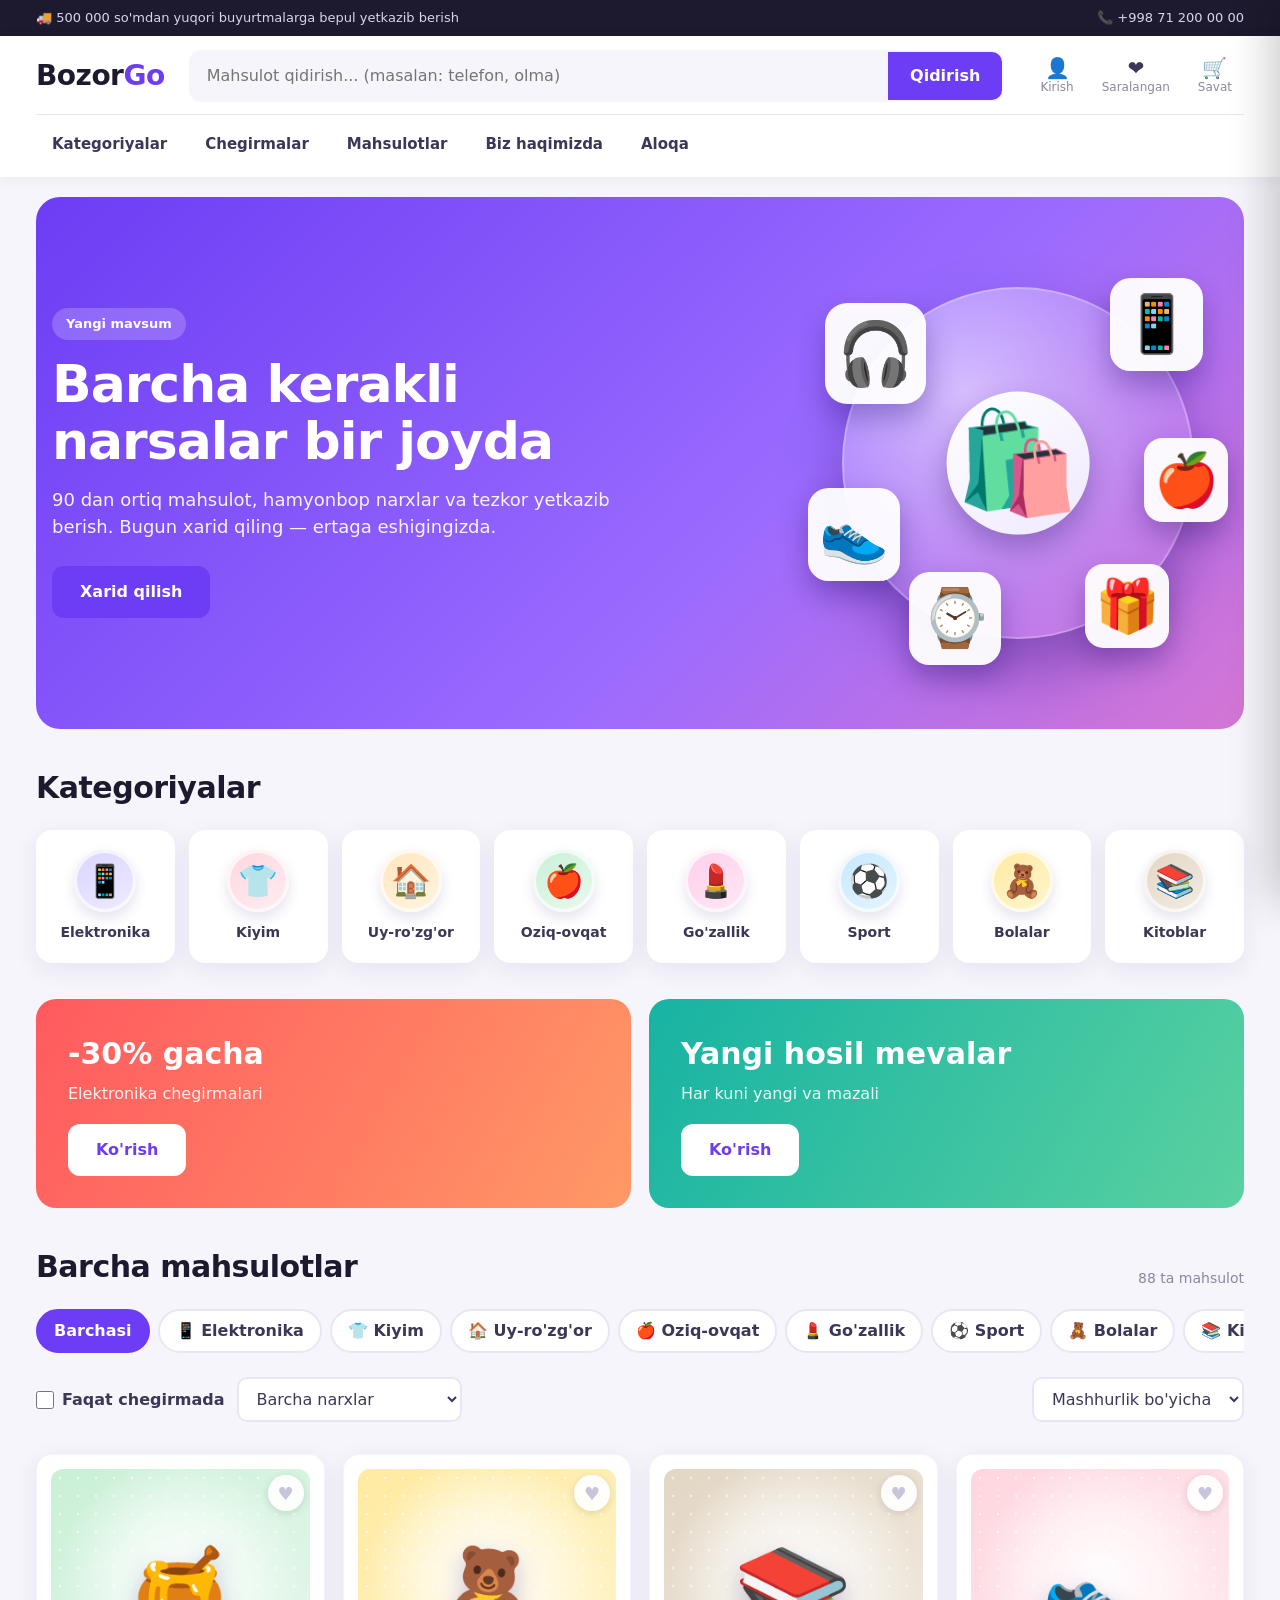
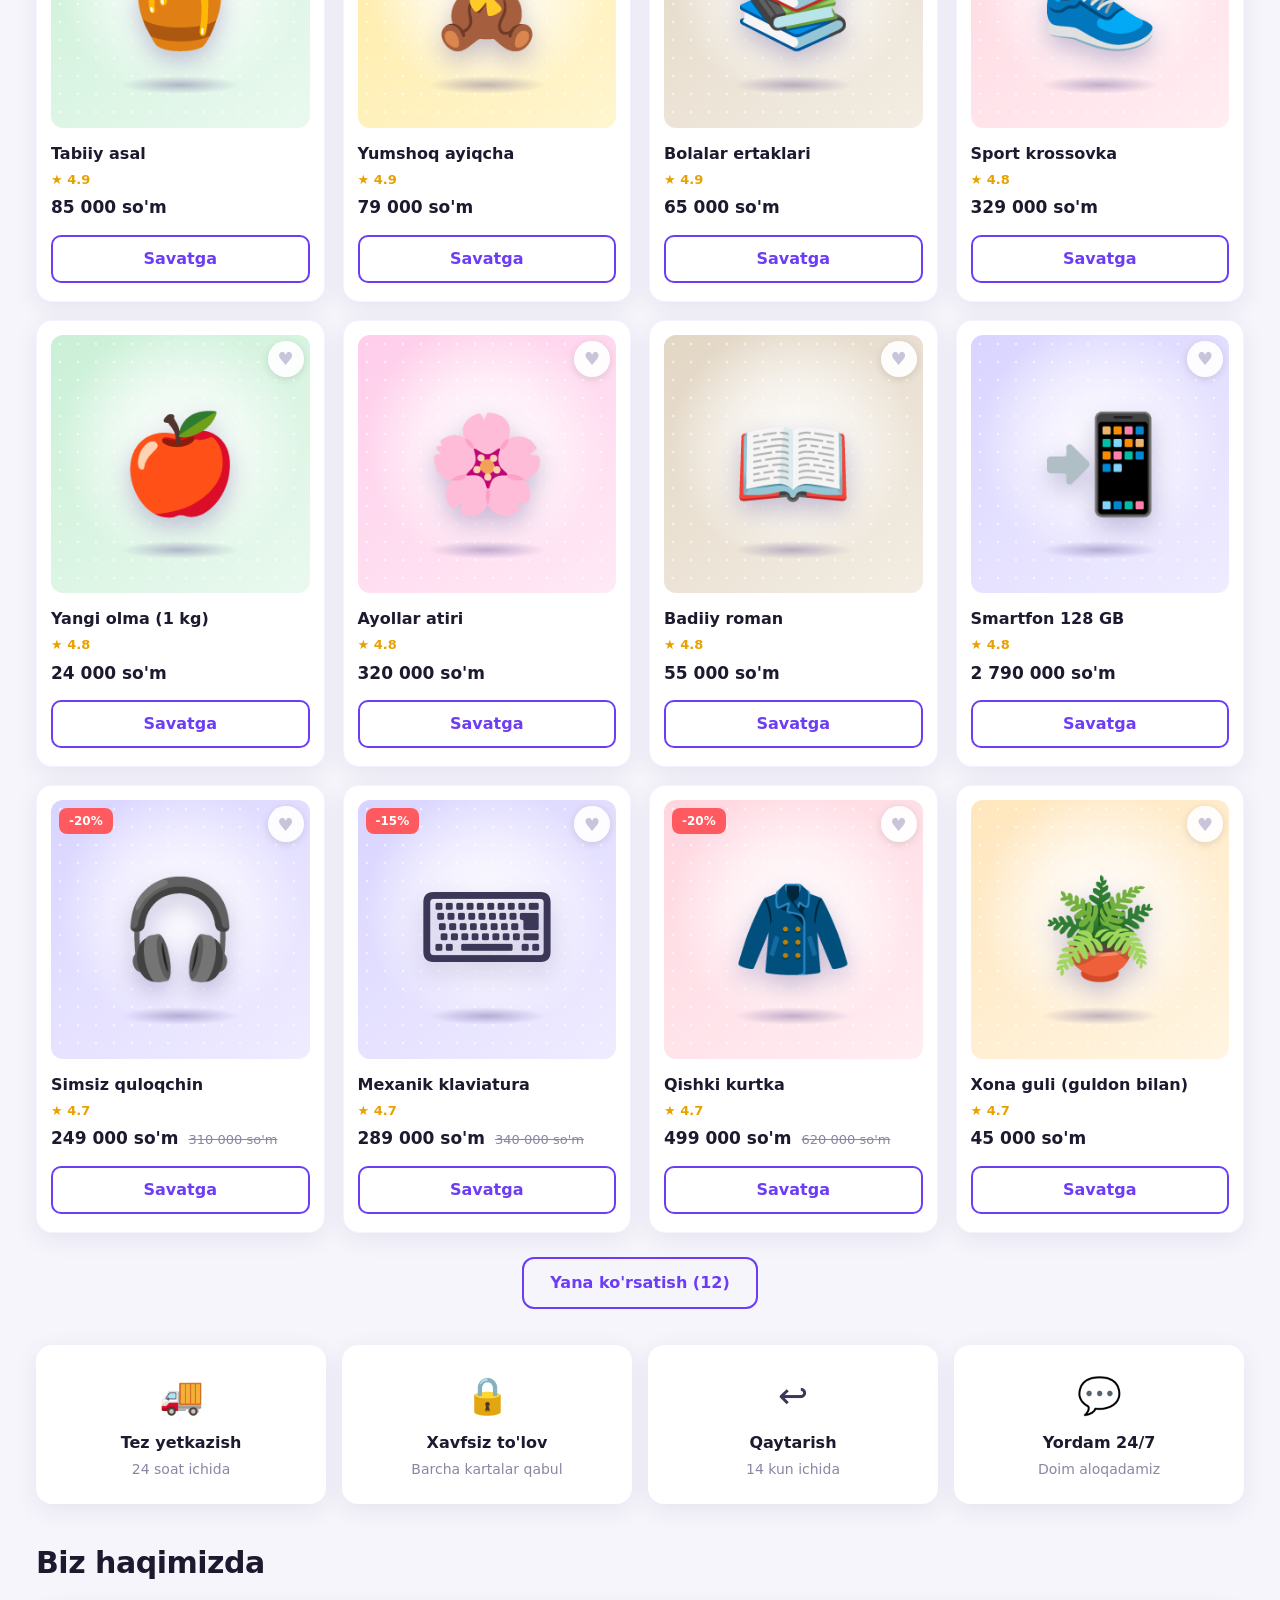
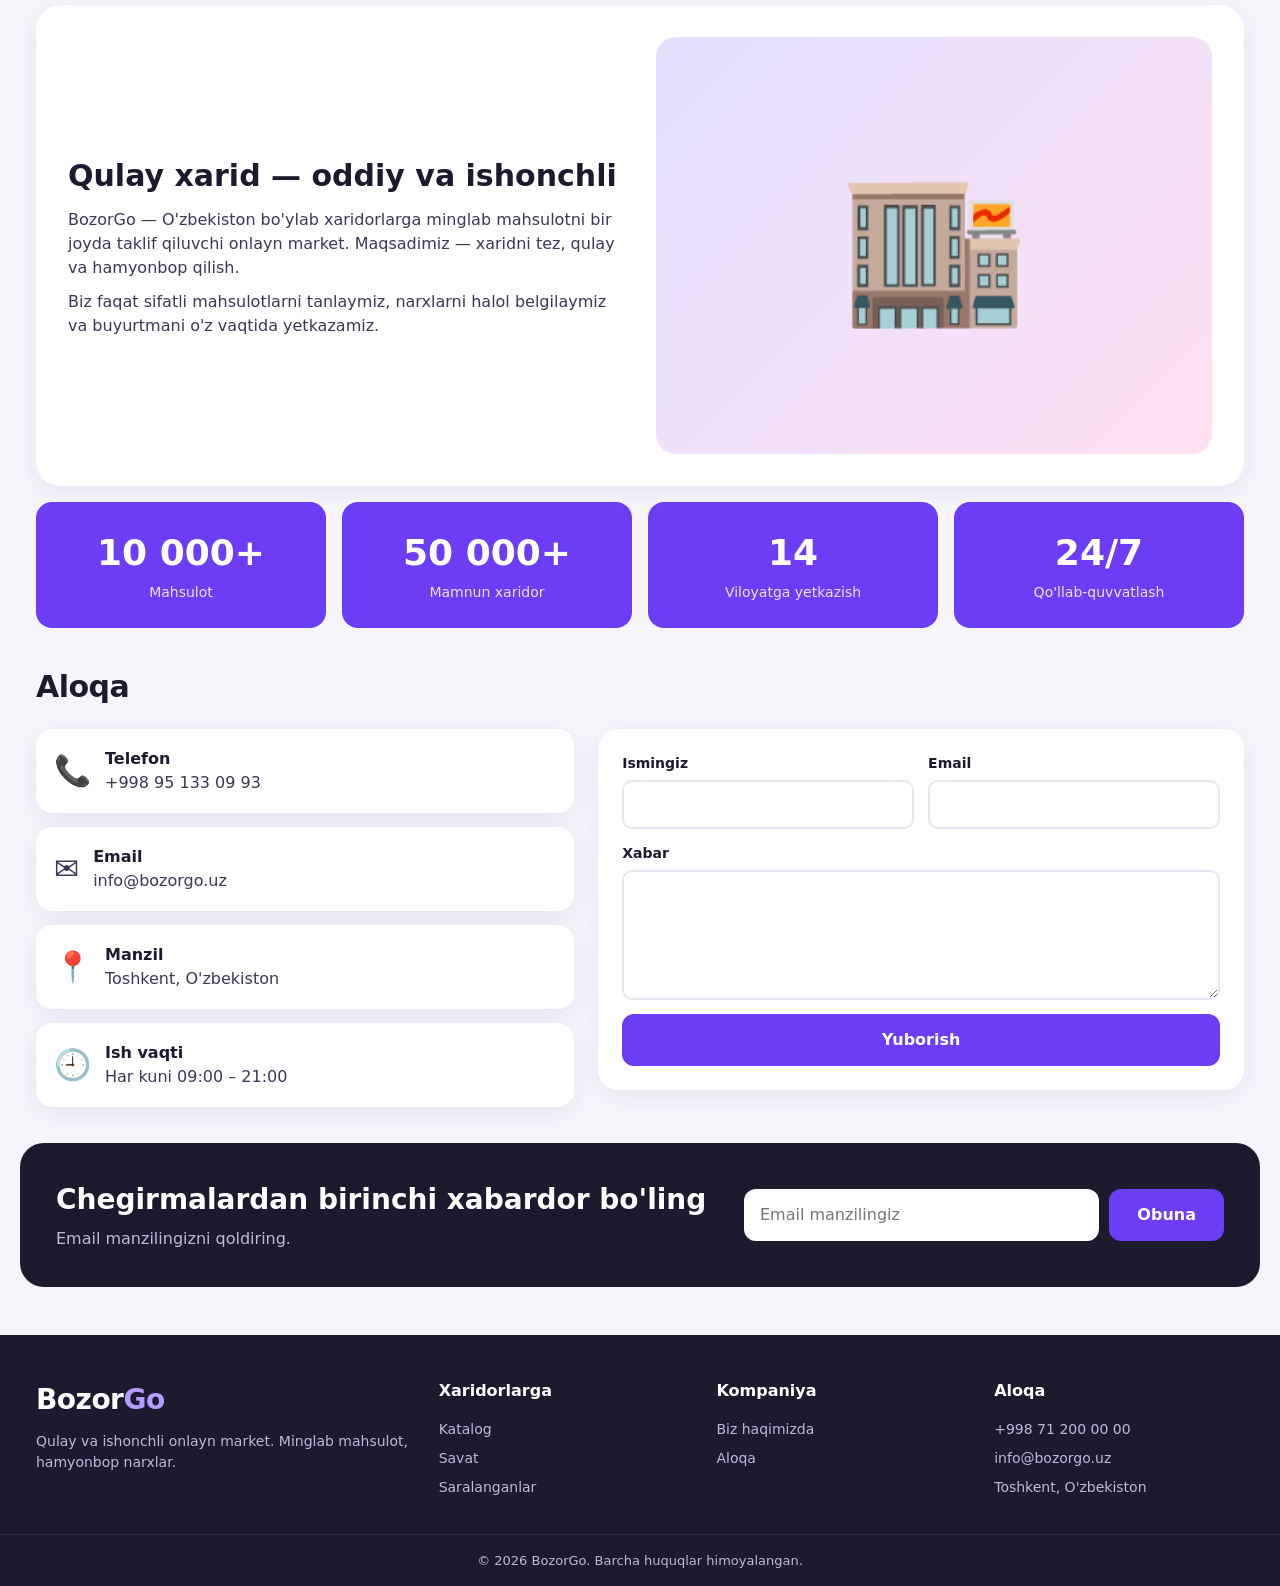
<file: index.html>
<!DOCTYPE html>
<html lang="uz">
<head>
  <meta charset="UTF-8">
  <meta name="viewport" content="width=device-width, initial-scale=1">
  <title>BozorGo — Onlayn market</title>
  <style>
/* ===== Reset & o'zgaruvchilar ===== */
*,*::before,*::after{box-sizing:border-box;margin:0;padding:0}
:root{
  --primary:#6c3df4;--primary-dark:#5628d6;--accent:#ff5a5f;--ok:#12a36a;
  --dark:#1d1a2f;--text:#3b3857;--muted:#8a87a3;--bg:#f6f5fb;--white:#fff;--line:#e8e6f3;
  --radius:16px;--shadow:0 6px 24px rgba(40,20,110,.08);
}
html{scroll-behavior:smooth;-webkit-text-size-adjust:100%}
body{font-family:system-ui,-apple-system,"Segoe UI",Roboto,Arial,sans-serif;background:var(--bg);color:var(--text);line-height:1.5;overflow-x:hidden;min-height:100vh;display:flex;flex-direction:column}
main{flex:1}
img{max-width:100%;display:block}
a{color:inherit;text-decoration:none}
button,input,select,textarea{font:inherit;color:inherit}
button{cursor:pointer}
[hidden]{display:none!important}
.container{width:100%;max-width:1240px;margin:0 auto;padding:0 16px}
.muted{color:var(--muted);font-size:14px}

/* ===== Tugmalar ===== */
.btn{display:inline-block;background:var(--primary);color:#fff;border:2px solid var(--primary);padding:12px 26px;border-radius:12px;font-weight:600;text-align:center;transition:.2s}
.btn:hover{background:var(--primary-dark);border-color:var(--primary-dark);transform:translateY(-2px)}
.btn--light{background:#fff;color:var(--primary);border-color:#fff}
.btn--light:hover{background:#f0ebff;border-color:#f0ebff}
.btn--ghost{background:transparent;color:var(--primary)}
.btn--ghost:hover{background:#f0ebff;color:var(--primary-dark)}
.btn--block{display:block;width:100%}
.btn--sm{padding:10px 16px}
.link-btn{background:none;border:0;color:var(--accent);font-weight:600;padding:8px 0;margin-top:6px}

/* ===== Topbar & Header ===== */
.topbar{background:var(--dark);color:#d7d4ee;font-size:13px}
.topbar__in{display:flex;justify-content:space-between;gap:12px;padding-top:8px;padding-bottom:8px}
.header{background:var(--white);position:sticky;top:0;z-index:50;box-shadow:0 2px 14px rgba(0,0,0,.05)}
.header__in{display:grid;grid-template-columns:auto 1fr auto;align-items:center;gap:12px 24px;padding-top:14px;padding-bottom:14px}
.logo{font-size:28px;font-weight:800;color:var(--dark);letter-spacing:-.5px}
.logo b{color:var(--primary)}
.logo--w{color:#fff}.logo--w b{color:#b69cff}
.search{display:flex;background:var(--bg);border-radius:12px;overflow:hidden;border:2px solid transparent;transition:.2s;min-width:0}
.search:focus-within{border-color:var(--primary);background:#fff}
.search input{flex:1;min-width:0;border:0;background:transparent;padding:12px 16px;outline:0}
.search button{border:0;background:var(--primary);color:#fff;padding:0 22px;font-weight:600}
.search button:hover{background:var(--primary-dark)}
.actions{display:flex;gap:4px}
.action{position:relative;display:flex;flex-direction:column;align-items:center;padding:6px 12px;border-radius:10px;font-size:20px;line-height:1.2}
.action small{font-size:12px;color:var(--muted);max-width:70px;overflow:hidden;text-overflow:ellipsis;white-space:nowrap}
.action:hover{background:var(--bg)}
.badge{position:absolute;top:0;right:6px;min-width:18px;height:18px;padding:0 5px;border-radius:9px;background:var(--accent);color:#fff;font-style:normal;font-size:11px;font-weight:700;display:flex;align-items:center;justify-content:center}
.menu{grid-column:1/-1;display:flex;gap:6px;flex-wrap:wrap;border-top:1px solid var(--line);padding-top:10px}
.menu a{padding:8px 16px;border-radius:10px;font-weight:600;font-size:15px}
.menu a:hover,.menu a.active{background:#f0ebff;color:var(--primary)}
.burger{display:none;width:44px;height:44px;border:0;border-radius:10px;flex-direction:column;justify-content:center;align-items:center;gap:5px;background:var(--bg)}
.burger span{display:block;width:22px;height:2px;background:var(--dark);border-radius:2px;transition:.25s}
.burger.open span:nth-child(1){transform:translateY(7px) rotate(45deg)}
.burger.open span:nth-child(2){opacity:0}
.burger.open span:nth-child(3){transform:translateY(-7px) rotate(-45deg)}

/* ===== Hero ===== */
.hero{background:linear-gradient(135deg,#6c3df4 0%,#9b6bff 60%,#ff7eb3 130%);color:#fff;margin:20px 16px 0;border-radius:24px;overflow:hidden}
@media(min-width:1272px){.hero{margin:20px auto 0;max-width:1208px}}
.hero__in{display:flex;align-items:center;justify-content:space-between;gap:24px;padding-top:56px;padding-bottom:56px}
.hero__text{max-width:560px}
.tag{display:inline-block;background:rgba(255,255,255,.2);padding:6px 14px;border-radius:20px;font-size:13px;font-weight:600;margin-bottom:16px}
.hero h1{font-size:clamp(28px,5vw,52px);line-height:1.1;margin-bottom:16px;letter-spacing:-1px}
.hero p{font-size:clamp(15px,2vw,18px);opacity:.92;margin-bottom:26px}
.hero__art{font-size:clamp(100px,18vw,220px);line-height:1;filter:drop-shadow(0 20px 30px rgba(0,0,0,.25));animation:float 4s ease-in-out infinite}
@keyframes float{50%{transform:translateY(-14px)}}

/* ===== Bo'limlar ===== */
.section{padding:36px 0 0}
.section__head{display:flex;justify-content:space-between;align-items:end;gap:12px;margin-bottom:20px}
.section__head .title{margin:0}
.more{color:var(--primary);font-weight:600;white-space:nowrap}
.title{font-size:clamp(22px,3vw,30px);color:var(--dark);margin-bottom:20px;letter-spacing:-.5px}
.page-head{padding:28px 0 4px}
.page-head h1{font-size:clamp(24px,4vw,36px);color:var(--dark);letter-spacing:-.5px}
.page-head p{color:var(--muted)}

.cats{display:grid;grid-template-columns:repeat(8,1fr);gap:14px}
.cat{background:#fff;border-radius:var(--radius);padding:20px 8px;text-align:center;font-weight:600;font-size:14px;box-shadow:var(--shadow);transition:.2s}
.cat span{display:block;font-size:34px;margin-bottom:8px}
.cat:hover{transform:translateY(-4px);color:var(--primary)}

.promos{display:grid;grid-template-columns:1fr 1fr;gap:18px}
.promo{border-radius:20px;padding:32px;color:#fff}
.promo h3{font-size:clamp(20px,2.6vw,30px);margin-bottom:6px}
.promo p{margin-bottom:18px;opacity:.9}
.promo--a{background:linear-gradient(120deg,#ff5a5f,#ff9966)}
.promo--b{background:linear-gradient(120deg,#17b3a3,#5ad1a0)}

/* ===== Mahsulot kartalari ===== */
.grid{display:grid;grid-template-columns:repeat(4,1fr);gap:18px}
.card{position:relative;background:#fff;border-radius:var(--radius);padding:14px 14px 18px;box-shadow:var(--shadow);display:flex;flex-direction:column;transition:.25s;min-width:0}
.card:hover{transform:translateY(-6px);box-shadow:0 14px 34px rgba(40,20,110,.15)}
.card__img{aspect-ratio:1/1;border-radius:12px;display:flex;align-items:center;justify-content:center;font-size:clamp(56px,9vw,96px);margin-bottom:14px;transition:.25s}
.card:hover .card__img{transform:scale(1.03)}
.card h3{font-size:16px;color:var(--dark);margin-bottom:4px}
.card>a:nth-of-type(2){flex:1}
.rate{font-size:13px;color:#e8a100;font-weight:600;margin-bottom:6px}
.rate .muted{font-weight:400}
.sale{position:absolute;top:22px;left:22px;background:var(--accent);color:#fff;font-size:12px;font-weight:700;padding:4px 10px;border-radius:8px;z-index:2}
.heart{position:absolute;top:20px;right:20px;width:36px;height:36px;border-radius:50%;border:0;background:rgba(255,255,255,.92);color:#c8c5da;font-size:18px;box-shadow:0 2px 8px rgba(0,0,0,.12);z-index:2;transition:.2s}
.heart:hover{transform:scale(1.12)}
.heart.on{color:var(--accent)}
.price{display:flex;align-items:baseline;flex-wrap:wrap;gap:4px 10px;margin-bottom:14px}
.price b{font-size:17px;color:var(--dark)}
.price s{color:var(--muted);font-size:13px}
.price.big b{font-size:28px}
.price.big s{font-size:16px}
.buy{border:2px solid var(--primary);background:transparent;color:var(--primary);padding:10px;border-radius:10px;font-weight:700;transition:.2s}
.buy:hover{background:var(--primary);color:#fff}

/* kategoriya ranglari */
.c-elektronika{background:linear-gradient(135deg,#e3e0ff,#f3f1ff)}
.c-kiyim{background:linear-gradient(135deg,#ffe3ea,#fff1f4)}
.c-uy{background:linear-gradient(135deg,#ffefd6,#fff8ec)}
.c-oziq{background:linear-gradient(135deg,#dcf5e4,#f0fbf3)}
.c-goz{background:linear-gradient(135deg,#ffe0f3,#fff0fa)}
.c-sport{background:linear-gradient(135deg,#d9f0ff,#eef8ff)}
.c-bolalar{background:linear-gradient(135deg,#fff3c4,#fffae6)}
.c-kitob{background:linear-gradient(135deg,#e9e2d8,#f6f2ec)}

/* ===== Afzalliklar & obuna ===== */
.perks{display:grid;grid-template-columns:repeat(4,1fr);gap:16px}
.perk{background:#fff;border-radius:var(--radius);padding:24px 16px;text-align:center;box-shadow:var(--shadow)}
.perk span{font-size:36px;display:block;margin-bottom:8px}
.perk h4{color:var(--dark);margin-bottom:4px}
.perk p{font-size:14px;color:var(--muted)}
.news{background:var(--dark);color:#fff;border-radius:24px;padding:36px;display:flex;align-items:center;justify-content:space-between;gap:24px}
.news h2{font-size:clamp(20px,3vw,28px);margin-bottom:6px}
.news p{color:#bdb9dc}
.news form{display:flex;gap:10px;flex:1;max-width:480px}
.news input{flex:1;min-width:0;border:0;border-radius:12px;padding:13px 16px;outline:0;color:var(--dark)}

/* ===== Katalog ===== */
.toolbar{display:flex;flex-wrap:wrap;gap:12px;align-items:center;justify-content:space-between;margin:18px 0}
.toolbar__l,.toolbar__r{display:flex;flex-wrap:wrap;gap:12px;align-items:center}
.toolbar input[type=search],.toolbar select{background:#fff;border:2px solid var(--line);border-radius:10px;padding:10px 14px;outline:0;min-width:0}
.toolbar input[type=search]:focus,.toolbar select:focus{border-color:var(--primary)}
.check{display:flex;align-items:center;gap:8px;font-weight:600;cursor:pointer}
.check input{width:18px;height:18px;accent-color:var(--primary)}
.chips{display:flex;gap:8px;overflow-x:auto;padding-bottom:6px;-webkit-overflow-scrolling:touch;scrollbar-width:thin}
.chip{flex:none;background:#fff;border:2px solid var(--line);border-radius:22px;padding:8px 16px;font-weight:600;transition:.2s;white-space:nowrap}
.chip:hover{border-color:var(--primary)}
.chip.active{background:var(--primary);border-color:var(--primary);color:#fff}

/* ===== Mahsulot sahifasi ===== */
.crumbs{font-size:14px;color:var(--muted);padding:20px 0 14px}
.crumbs a:hover{color:var(--primary)}
.pd{display:grid;grid-template-columns:1fr 1fr;gap:32px;background:#fff;border-radius:24px;padding:28px;box-shadow:var(--shadow)}
.pd__img{position:relative;aspect-ratio:1/1;border-radius:18px;display:flex;align-items:center;justify-content:center;font-size:clamp(110px,22vw,230px)}
.pd__img .sale{top:16px;left:16px;font-size:14px;padding:6px 12px}
.pd__info h1{font-size:clamp(24px,3.4vw,34px);color:var(--dark);line-height:1.2;margin-bottom:8px}
.pd__desc{margin:6px 0 16px}
.specs{list-style:none;display:grid;grid-template-columns:1fr 1fr;gap:8px;margin-bottom:20px}
.specs li{background:var(--bg);border-radius:10px;padding:8px 12px;font-size:14px}
.pd__buy{display:flex;flex-wrap:wrap;gap:12px;align-items:center;margin-bottom:18px}
.heart-btn.on{background:#ffe9ea;color:var(--accent);border-color:var(--accent)}
.info-list{list-style:none;display:grid;gap:6px;font-size:14px;color:var(--muted)}
.qty{display:inline-flex;align-items:center;border:2px solid var(--line);border-radius:12px;overflow:hidden;background:#fff}
.qty button{width:42px;height:44px;border:0;background:transparent;font-size:20px;font-weight:700}
.qty button:hover{background:var(--bg)}
.qty span{min-width:38px;text-align:center;font-weight:700}
.qty--sm button{width:34px;height:36px}

/* ===== Savat ===== */
.cart-layout{display:grid;grid-template-columns:minmax(0,1fr) 360px;gap:24px;align-items:start}
.cart-list{background:#fff;border-radius:20px;padding:8px 20px 16px;box-shadow:var(--shadow)}
.crow{display:grid;grid-template-columns:72px minmax(0,1fr) auto auto 32px;gap:14px;align-items:center;padding:14px 0;border-bottom:1px solid var(--line)}
.crow__img{width:72px;height:72px;border-radius:12px;display:flex;align-items:center;justify-content:center;font-size:38px}
.crow__info h3{font-size:16px;color:var(--dark)}
.crow__sum{min-width:110px;text-align:right;color:var(--dark)}
.crow__del{width:32px;height:32px;border:0;border-radius:50%;background:var(--bg);color:var(--muted)}
.crow__del:hover{background:#ffe9ea;color:var(--accent)}
.summary{position:sticky;top:130px;background:#fff;border-radius:20px;padding:22px;box-shadow:var(--shadow)}
.summary h3{color:var(--dark);margin-bottom:12px}
.srow{display:flex;justify-content:space-between;gap:10px;padding:8px 0;font-size:15px}
.srow.ok{color:var(--ok)}
.srow.total{border-top:2px dashed var(--line);margin-top:6px;padding-top:14px;font-size:19px;color:var(--dark)}
.promo-form{display:flex;gap:8px;margin:14px 0}
.promo-form input{flex:1;min-width:0;border:2px solid var(--line);border-radius:10px;padding:10px 12px;outline:0;text-transform:uppercase}
.promo-form input:focus{border-color:var(--primary)}
.checkout{margin-top:24px}

/* ===== Formalar ===== */
.form{background:#fff;border-radius:20px;padding:24px;box-shadow:var(--shadow);display:grid;gap:14px}
.form h2{color:var(--dark);font-size:22px}
.form__grid{display:grid;grid-template-columns:1fr 1fr;gap:14px}
.field{display:grid;gap:6px;font-size:14px;font-weight:600;color:var(--dark)}
.field.full{grid-column:1/-1}
.field input,.field select,.field textarea{width:100%;border:2px solid var(--line);border-radius:10px;padding:12px 14px;outline:0;background:#fff;font-weight:400}
.field textarea{min-height:130px;resize:vertical}
.field input:focus,.field select:focus,.field textarea:focus{border-color:var(--primary)}

/* ===== Auth ===== */
.auth{max-width:460px;margin:30px auto 0}
.tabs{display:grid;grid-template-columns:1fr 1fr;background:#fff;border-radius:14px;padding:5px;margin-bottom:14px;box-shadow:var(--shadow)}
.tab{border:0;background:transparent;padding:11px;border-radius:10px;font-weight:700;color:var(--muted)}
.tab.active{background:var(--primary);color:#fff}
.msg{color:var(--accent);font-weight:600;margin-top:12px;min-height:22px;text-align:center}
.profile{background:#fff;border-radius:24px;padding:32px 24px;text-align:center;box-shadow:var(--shadow);display:grid;gap:12px}
.avatar{width:84px;height:84px;margin:0 auto;border-radius:50%;background:linear-gradient(135deg,var(--primary),#ff7eb3);color:#fff;font-size:36px;font-weight:800;display:flex;align-items:center;justify-content:center}
.profile h2{color:var(--dark)}
.stats{display:grid;grid-template-columns:repeat(3,1fr);gap:10px;margin:6px 0}
.stats div{background:var(--bg);border-radius:12px;padding:12px 4px}
.stats b{display:block;font-size:22px;color:var(--dark)}
.stats span{font-size:12px;color:var(--muted)}

/* ===== Biz haqimizda / Aloqa ===== */
.about-grid{display:grid;grid-template-columns:1fr 1fr;gap:32px;align-items:center;background:#fff;border-radius:24px;padding:32px;box-shadow:var(--shadow)}
.about-grid h2{color:var(--dark);margin-bottom:10px;font-size:clamp(22px,3vw,30px)}
.about-grid p+p{margin-top:10px}
.about-art{aspect-ratio:4/3;border-radius:20px;background:linear-gradient(135deg,#e3e0ff,#ffe0f3);display:flex;align-items:center;justify-content:center;font-size:clamp(80px,14vw,150px)}
.numbers{display:grid;grid-template-columns:repeat(4,1fr);gap:16px}
.num{background:var(--primary);color:#fff;border-radius:var(--radius);padding:24px 12px;text-align:center}
.num b{display:block;font-size:clamp(24px,4vw,36px)}
.num span{font-size:14px;opacity:.85}
.contact-grid{display:grid;grid-template-columns:1fr 1.2fr;gap:24px;align-items:start}
.contact-info{display:grid;gap:14px}
.info-card{background:#fff;border-radius:var(--radius);padding:18px;box-shadow:var(--shadow);display:flex;gap:14px;align-items:center}
.info-card span{font-size:30px}
.info-card b{display:block;color:var(--dark)}

/* ===== Bo'sh holat ===== */
.empty{background:#fff;border-radius:24px;padding:48px 20px;text-align:center;box-shadow:var(--shadow);display:grid;gap:10px;justify-items:center}
.empty span{font-size:64px}
.empty h2{color:var(--dark)}
.empty p{color:var(--muted);max-width:420px}

/* ===== Toast ===== */
.toast{position:fixed;left:50%;bottom:24px;transform:translate(-50%,30px);background:var(--dark);color:#fff;padding:12px 20px;border-radius:12px;font-weight:600;font-size:14px;box-shadow:0 10px 30px rgba(0,0,0,.25);opacity:0;pointer-events:none;transition:.3s;z-index:100;max-width:calc(100vw - 32px);text-align:center}
.toast.show{opacity:1;transform:translate(-50%,0)}

/* ===== Footer ===== */
.footer{background:var(--dark);color:#bdb9dc;margin-top:48px;padding-top:44px}
.footer__in{display:grid;grid-template-columns:1.5fr 1fr 1fr 1fr;gap:28px;padding-bottom:32px}
.footer h4{color:#fff;margin-bottom:12px}
.footer a:not(.logo),.footer span{display:block;padding:4px 0;font-size:14px}
.footer a:not(.logo):hover{color:#fff}
.footer p{margin-top:10px;font-size:14px}
.copy{border-top:1px solid rgba(255,255,255,.1);text-align:center;padding:16px;font-size:13px}

/* ===== Planshet ===== */
@media(max-width:1024px){
  .cats{grid-template-columns:repeat(4,1fr)}
  .grid{grid-template-columns:repeat(3,1fr)}
  .footer__in{grid-template-columns:1fr 1fr}
  .news{flex-direction:column;align-items:stretch}
  .news form{max-width:none}
  .cart-layout{grid-template-columns:minmax(0,1fr) 310px}
  .pd{gap:22px;padding:20px}
}

/* ===== Telefon ===== */
@media(max-width:768px){
  .hide-sm{display:none}
  .topbar{font-size:12px}
  .topbar__in{justify-content:center;text-align:center}
  .header__in{grid-template-columns:44px 1fr auto;gap:10px}
  .burger{display:flex}
  .logo{font-size:24px}
  .search{grid-column:1/-1;order:5}
  .actions{gap:0}
  .action small{display:none}
  .action{padding:6px 8px}
  .badge{right:2px}
  .menu{display:none;flex-direction:column;order:6}
  .menu.open{display:flex}
  .menu a{padding:12px 14px;background:var(--bg)}

  .hero{border-radius:18px}
  .hero__in{flex-direction:column-reverse;text-align:center;padding-top:32px;padding-bottom:36px}
  .cats{gap:10px}
  .cat{padding:14px 4px;font-size:12px}
  .cat span{font-size:28px}
  .promos{grid-template-columns:1fr}
  .promo{padding:24px}
  .grid{grid-template-columns:repeat(2,1fr);gap:12px}
  .card{padding:10px 10px 14px}
  .sale{top:16px;left:16px}
  .heart{top:14px;right:14px;width:32px;height:32px}
  .card h3{font-size:14px}
  .price b{font-size:15px}
  .perks,.numbers{grid-template-columns:repeat(2,1fr);gap:12px}
  .news{padding:24px 20px}
  .toolbar{flex-direction:column;align-items:stretch}
  .toolbar__l,.toolbar__r{width:100%}
  .toolbar input[type=search]{flex:1}
  .pd{grid-template-columns:minmax(0,1fr);border-radius:18px}
  .cart-layout{grid-template-columns:minmax(0,1fr)}
  .summary{position:static}
  .crow{grid-template-columns:64px minmax(0,1fr) auto 32px;grid-template-areas:"img info info del" "img qty sum sum";gap:8px 12px}
  .crow__img{grid-area:img;width:64px;height:64px;font-size:32px}
  .crow__info{grid-area:info}
  .crow .qty{grid-area:qty;justify-self:start}
  .crow__sum{grid-area:sum;text-align:right;min-width:0;align-self:center}
  .crow__del{grid-area:del}
  .about-grid,.contact-grid{grid-template-columns:minmax(0,1fr)}
  .about-grid{padding:20px}
  .form__grid{grid-template-columns:minmax(0,1fr)}
  .footer__in{grid-template-columns:1fr 1fr}
}

/* ===== Kichik telefonlar ===== */
@media(max-width:480px){
  .cats{grid-template-columns:repeat(2,1fr)}
  .cat{display:flex;align-items:center;gap:10px;padding:12px;text-align:left;font-size:14px}
  .cat span{margin:0;font-size:26px}
  .news form{flex-direction:column}
  .news .btn{width:100%}
  .footer__in{grid-template-columns:1fr}
  .search button{padding:0 14px}
  .specs{grid-template-columns:1fr}
  .pd__buy .btn{flex:1}
  .price.big b{font-size:24px}
}
@media(max-width:340px){
  .grid{grid-template-columns:1fr}
}

.cart-layout>*,.pd>*,.contact-grid>*,.about-grid>*,.form,.field{min-width:0}
.crow__sum{white-space:nowrap}
@media(max-width:480px){.crow__sum{font-size:15px}.summary{padding:18px}.cart-list{padding:4px 14px 14px}}


    /* index.html uchun qo'shimcha uslublar */
    .search-wrap{position:relative;min-width:0}
    .suggest{position:absolute;left:0;right:0;top:calc(100% + 6px);background:#fff;border-radius:14px;box-shadow:0 14px 40px rgba(40,20,110,.2);overflow:hidden;z-index:80;max-height:70vh;overflow-y:auto}
    .suggest button{display:flex;align-items:center;gap:12px;width:100%;text-align:left;border:0;background:#fff;padding:10px 14px;border-bottom:1px solid var(--line)}
    .suggest button:hover,.suggest button:focus{background:var(--bg);outline:0}
    .suggest .s-ic{font-size:26px;width:40px;height:40px;display:flex;align-items:center;justify-content:center;border-radius:10px;flex:none}
    .suggest .s-tx{flex:1;min-width:0}
    .suggest .s-tx b{display:block;color:var(--dark);font-size:14px;white-space:nowrap;overflow:hidden;text-overflow:ellipsis}
    .suggest .s-tx small{color:var(--muted)}
    .suggest .s-all{justify-content:center;color:var(--primary);font-weight:700}
    .suggest .s-none{padding:16px;color:var(--muted);text-align:center}
    .search-wrap .clear{position:absolute;right:92px;top:50%;transform:translateY(-50%);border:0;background:var(--line);color:var(--muted);width:22px;height:22px;border-radius:50%;font-size:12px;display:none}
    .search-wrap.has .clear{display:block}
    button.action{background:none;border:0}
    .action.on span{filter:drop-shadow(0 0 6px rgba(255,90,95,.6))}
    .card__img{border:0;width:100%;cursor:pointer}
    .card h3{cursor:pointer}
    .card h3:hover{color:var(--primary)}
    .status{display:flex;flex-wrap:wrap;gap:8px;align-items:center;margin-bottom:14px}
    .pill{display:inline-flex;align-items:center;gap:6px;background:#f0ebff;color:var(--primary);border-radius:20px;padding:6px 12px;font-size:13px;font-weight:600}
    .pill button{border:0;background:none;color:inherit;font-weight:800}
    .more-wrap{text-align:center;margin-top:24px}
    mark{background:#ffe58a;color:inherit;border-radius:3px;padding:0 1px}

    .overlay{position:fixed;inset:0;background:rgba(20,15,45,.55);opacity:0;pointer-events:none;transition:.25s;z-index:90}
    .overlay.show{opacity:1;pointer-events:auto}
    body.lock{overflow:hidden}
    .drawer{position:fixed;top:0;right:0;height:100%;width:min(430px,100%);background:#fff;z-index:95;transform:translateX(100%);transition:.3s;display:flex;flex-direction:column;box-shadow:-10px 0 40px rgba(0,0,0,.2)}
    .drawer.open{transform:none}
    .drawer__head{display:flex;justify-content:space-between;align-items:center;padding:16px 18px;border-bottom:1px solid var(--line)}
    .drawer__head h2{font-size:20px;color:var(--dark)}
    .x{width:38px;height:38px;border-radius:50%;border:0;background:var(--bg);font-size:16px;color:var(--muted);flex:none}
    .x:hover{background:#ffe9ea;color:var(--accent)}
    .drawer__body{flex:1;overflow-y:auto;padding:6px 18px}
    .drawer__foot{padding:16px 18px;border-top:1px solid var(--line);background:#fff;padding-bottom:max(16px,env(safe-area-inset-bottom))}
    .drow{display:grid;grid-template-columns:60px minmax(0,1fr) auto;gap:6px 12px;padding:14px 0;border-bottom:1px solid var(--line);align-items:center}
    .drow .ic{grid-row:1/3;width:60px;height:60px;border-radius:12px;display:flex;align-items:center;justify-content:center;font-size:32px}
    .drow h4{font-size:14px;color:var(--dark);line-height:1.3}
    .drow .del{border:0;background:none;color:var(--muted);font-size:16px}
    .drow .del:hover{color:var(--accent)}
    .drow .sum{font-weight:700;color:var(--dark);font-size:14px;text-align:right}
    .drow .qty{justify-self:start}
    .promo-row{display:flex;gap:8px;margin-bottom:12px}
    .promo-row input{flex:1;min-width:0;border:2px solid var(--line);border-radius:10px;padding:10px 12px;outline:0;text-transform:uppercase}
    .promo-row input:focus{border-color:var(--primary)}

    .modal{position:fixed;inset:0;z-index:100;display:none;align-items:center;justify-content:center;padding:16px}
    .modal.open{display:flex}
    .modal__bg{position:absolute;inset:0;background:rgba(20,15,45,.6)}
    .modal__box{position:relative;background:#fff;border-radius:22px;width:100%;max-width:820px;max-height:92vh;overflow-y:auto;padding:26px;animation:pop .25s}
    .modal__box.sm{max-width:460px}
    .modal__box .x{position:absolute;top:12px;right:12px;z-index:3}
    @keyframes pop{from{transform:translateY(20px);opacity:0}}
    .modal__box h2{color:var(--dark);margin-bottom:14px;padding-right:40px}
    .ok-box{text-align:center;display:grid;gap:10px;justify-items:center;padding:14px 0}
    .ok-box span{font-size:64px}
    .tbtn{display:flex;gap:8px;flex-wrap:wrap}
    @media(max-width:768px){
      .search-wrap{grid-column:1/-1;order:5}
      .modal{align-items:flex-end;padding:0}
      .modal__box{border-radius:22px 22px 0 0;max-height:94vh;padding:22px 16px}
      .modal__box.sm{max-width:none}
      .search-wrap .clear{right:84px}
    }

    /* ===== Rasmlar: chiroyliroq ko'rinish ===== */
    .c-elektronika{background:linear-gradient(145deg,#d9d4ff,#efecff)}
    .c-kiyim{background:linear-gradient(145deg,#ffd6e0,#ffeef2)}
    .c-uy{background:linear-gradient(145deg,#ffe6bd,#fff5e2)}
    .c-oziq{background:linear-gradient(145deg,#c9f0d6,#eaf9ef)}
    .c-goz{background:linear-gradient(145deg,#ffcdea,#ffeaf6)}
    .c-sport{background:linear-gradient(145deg,#c6e8ff,#e6f5ff)}
    .c-bolalar{background:linear-gradient(145deg,#ffeaa0,#fff6d0)}
    .c-kitob{background:linear-gradient(145deg,#e2d6c4,#f3ede3)}
    .card__img,.pd__img{position:relative;overflow:hidden;isolation:isolate}
    .card__img::before,.pd__img::before{content:"";position:absolute;inset:0;z-index:-1;
      background:radial-gradient(circle at 50% 42%,rgba(255,255,255,.95) 0,rgba(255,255,255,.55) 34%,rgba(255,255,255,0) 62%),
                 radial-gradient(rgba(255,255,255,.55) 1.5px,transparent 1.6px) 0 0/18px 18px}
    .card__img::after,.pd__img::after{content:"";position:absolute;left:50%;bottom:13%;width:46%;height:7%;transform:translateX(-50%);
      background:radial-gradient(ellipse at center,rgba(40,20,110,.28),rgba(40,20,110,0) 70%);z-index:-1;transition:.3s}
    .emo{display:block;line-height:1;filter:drop-shadow(0 10px 12px rgba(40,20,110,.25));transition:transform .35s cubic-bezier(.2,.8,.2,1)}
    .card:hover .emo{transform:translateY(-6px) scale(1.12) rotate(-4deg)}
    .card:hover .card__img::after{width:36%;opacity:.7}
    .card:hover .card__img{transform:none}
    .pd__img .emo{font-size:inherit;animation:bob 4s ease-in-out infinite}
    @keyframes bob{50%{transform:translateY(-10px) rotate(-3deg)}}
    .cat .ci{width:62px;height:62px;border-radius:50%;margin:0 auto 10px;display:flex;align-items:center;justify-content:center;font-size:32px;box-shadow:inset 0 0 0 3px rgba(255,255,255,.7),0 6px 14px rgba(40,20,110,.12);transition:.3s}
    .cat:hover .ci{transform:scale(1.1) rotate(-6deg)}
    .suggest .s-ic,.drow .ic{box-shadow:inset 0 0 0 2px rgba(255,255,255,.7)}
    .card{border:1px solid rgba(108,61,244,.06)}

    /* Hero kollaji */
    .hero__art{filter:none;animation:none;font-size:inherit;flex:none}
    .collage{position:relative;width:clamp(230px,34vw,420px);aspect-ratio:1/1}
    .blob{position:absolute;inset:8%;border-radius:50%;background:radial-gradient(circle at 35% 30%,rgba(255,255,255,.55),rgba(255,255,255,.12) 60%,rgba(255,255,255,0));box-shadow:inset 0 0 0 2px rgba(255,255,255,.25),0 30px 60px rgba(30,10,100,.35)}
    .f{position:absolute;display:flex;align-items:center;justify-content:center;border-radius:22%;background:rgba(255,255,255,.95);box-shadow:0 14px 28px rgba(30,10,100,.3);animation:float 5s ease-in-out infinite;line-height:1}
    .f0{left:50%;top:50%;width:34%;height:34%;font-size:clamp(46px,9vw,100px);transform:translate(-50%,-50%);border-radius:50%;background:linear-gradient(145deg,#fff,#efe9ff);animation:none}
    .f1{left:4%;top:12%;width:24%;height:24%;font-size:clamp(28px,5.4vw,62px);animation-delay:-.4s}
    .f2{right:6%;top:6%;width:22%;height:22%;font-size:clamp(26px,5vw,56px);animation-delay:-1.3s}
    .f3{left:0;bottom:22%;width:22%;height:22%;font-size:clamp(26px,5vw,56px);animation-delay:-2.2s}
    .f4{right:0;top:44%;width:20%;height:20%;font-size:clamp(24px,4.6vw,52px);animation-delay:-3s}
    .f5{left:24%;bottom:2%;width:22%;height:22%;font-size:clamp(26px,5vw,56px);animation-delay:-1.8s}
    .f6{right:14%;bottom:6%;width:20%;height:20%;font-size:clamp(24px,4.6vw,52px);animation-delay:-2.6s}
    @media(max-width:768px){.collage{width:min(260px,70vw)}.cat .ci{width:50px;height:50px;font-size:26px;margin-bottom:6px}}
    @media(max-width:480px){.cat .ci{margin:0;flex:none}}
    @media(prefers-reduced-motion:reduce){.f,.emo,.pd__img .emo{animation:none}}
  </style>
</head>
<body>

  <!-- TOPBAR + HEADER -->
  <div class="topbar"><div class="container topbar__in">
    <span>🚚 500 000 so'mdan yuqori buyurtmalarga bepul yetkazib berish</span>
    <span class="hide-sm">📞 +998 71 200 00 00</span>
  </div></div>

  <header class="header"><div class="container header__in">
    <button class="burger" id="burger" aria-label="Menyu" aria-expanded="false"><span></span><span></span><span></span></button>
    <a href="#" class="logo" id="logo">Bozor<b>Go</b></a>

    <div class="search-wrap" id="sw">
      <form class="search" id="searchForm" autocomplete="off">
        <input id="q" type="text" placeholder="Mahsulot qidirish... (masalan: telefon, olma)" aria-label="Qidirish" enterkeyhint="search">
        <button type="submit">Qidirish</button>
      </form>
      <button type="button" class="clear" id="qclear" aria-label="Tozalash">✕</button>
      <div class="suggest" id="suggest" hidden></div>
    </div>

    <nav class="actions">
      <button class="action" id="btnUser"><span>👤</span><small id="userName">Kirish</small></button>
      <button class="action" id="btnWish"><span>❤️</span><small>Saralangan</small><i id="wishBadge" class="badge" hidden></i></button>
      <button class="action" id="btnCart"><span>🛒</span><small>Savat</small><i id="cartBadge" class="badge" hidden></i></button>
    </nav>

    <nav class="menu" id="menu">
      <a href="#kategoriya">Kategoriyalar</a>
      <a href="#" data-go="sale">Chegirmalar</a>
      <a href="#mahsulotlar">Mahsulotlar</a>
      <a href="#haqimizda">Biz haqimizda</a>
      <a href="#aloqa">Aloqa</a>
    </nav>
  </div></header>

  <main>
    <!-- HERO -->
    <section class="hero">
      <div class="container hero__in">
        <div class="hero__text">
          <span class="tag">Yangi mavsum</span>
          <h1>Barcha kerakli narsalar bir joyda</h1>
          <p>90 dan ortiq mahsulot, hamyonbop narxlar va tezkor yetkazib berish. Bugun xarid qiling — ertaga eshigingizda.</p>
          <a href="#mahsulotlar" class="btn">Xarid qilish</a>
        </div>
        <div class="hero__art" aria-hidden="true">
          <div class="collage">
            <div class="blob"></div>
            <span class="f f1">🎧</span><span class="f f2">📱</span><span class="f f3">👟</span>
            <span class="f f4">🍎</span><span class="f f5">⌚</span><span class="f f6">🎁</span>
            <span class="f f0">🛍️</span>
          </div>
        </div>
      </div>
    </section>

    <!-- KATEGORIYALAR -->
    <section class="section" id="kategoriya"><div class="container">
      <h2 class="title">Kategoriyalar</h2>
      <div class="cats" id="cats"></div>
    </div></section>

    <!-- AKSIYALAR -->
    <section class="section"><div class="container promos">
      <div class="promo promo--a"><h3>-30% gacha</h3><p>Elektronika chegirmalari</p><a href="#" class="btn btn--light" data-cat="elektronika">Ko'rish</a></div>
      <div class="promo promo--b"><h3>Yangi hosil mevalar</h3><p>Har kuni yangi va mazali</p><a href="#" class="btn btn--light" data-cat="oziq">Ko'rish</a></div>
    </div></section>

    <!-- KATALOG -->
    <section class="section" id="mahsulotlar"><div class="container">
      <div class="section__head"><h2 class="title" id="ctitle">Barcha mahsulotlar</h2><span class="muted" id="count"></span></div>
      <div class="chips" id="chips"></div>
      <div class="toolbar">
        <div class="toolbar__l">
          <label class="check"><input type="checkbox" id="fSale"> Faqat chegirmada</label>
          <select id="fPrice" aria-label="Narx">
            <option value="0">Barcha narxlar</option>
            <option value="100000">100 000 gacha</option>
            <option value="300000">300 000 gacha</option>
            <option value="1000000">1 000 000 gacha</option>
            <option value="999999999">1 000 000 dan yuqori</option>
          </select>
        </div>
        <div class="toolbar__r">
          <select id="sort" aria-label="Saralash">
            <option value="pop">Mashhurlik bo'yicha</option>
            <option value="cheap">Avval arzonlari</option>
            <option value="exp">Avval qimmatlari</option>
            <option value="new">Yangilari</option>
          </select>
        </div>
      </div>
      <div class="status" id="status"></div>
      <div class="grid" id="list"></div>
      <div class="more-wrap"><button class="btn btn--ghost" id="more" hidden>Yana ko'rsatish</button></div>
    </div></section>

    <!-- AFZALLIKLAR -->
    <section class="section"><div class="container perks">
      <div class="perk"><span>🚚</span><h4>Tez yetkazish</h4><p>24 soat ichida</p></div>
      <div class="perk"><span>🔒</span><h4>Xavfsiz to'lov</h4><p>Barcha kartalar qabul</p></div>
      <div class="perk"><span>↩️</span><h4>Qaytarish</h4><p>14 kun ichida</p></div>
      <div class="perk"><span>💬</span><h4>Yordam 24/7</h4><p>Doim aloqadamiz</p></div>
    </div></section>

    <!-- BIZ HAQIMIZDA -->
    <section class="section" id="haqimizda"><div class="container">
      <h2 class="title">Biz haqimizda</h2>
      <div class="about-grid">
        <div>
          <h2>Qulay xarid — oddiy va ishonchli</h2>
          <p>BozorGo — O'zbekiston bo'ylab xaridorlarga minglab mahsulotni bir joyda taklif qiluvchi onlayn market. Maqsadimiz — xaridni tez, qulay va hamyonbop qilish.</p>
          <p>Biz faqat sifatli mahsulotlarni tanlaymiz, narxlarni halol belgilaymiz va buyurtmani o'z vaqtida yetkazamiz.</p>
        </div>
        <div class="about-art" aria-hidden="true">🏬</div>
      </div>
      <div class="numbers" style="margin-top:16px">
        <div class="num"><b>10 000+</b><span>Mahsulot</span></div>
        <div class="num"><b>50 000+</b><span>Mamnun xaridor</span></div>
        <div class="num"><b>14</b><span>Viloyatga yetkazish</span></div>
        <div class="num"><b>24/7</b><span>Qo'llab-quvvatlash</span></div>
      </div>
    </div></section>

    <!-- ALOQA -->
    <section class="section" id="aloqa"><div class="container">
      <h2 class="title">Aloqa</h2>
      <div class="contact-grid">
        <div class="contact-info">
          <div class="info-card"><span>📞</span><div><b>Telefon</b><a href="tel:+998951330993">+998 95 133 09 93</a></div></div>
          <div class="info-card"><span>✉️</span><div><b>Email</b><a href="mailto:info@bozorgo.uz">info@bozorgo.uz</a></div></div>
          <div class="info-card"><span>📍</span><div><b>Manzil</b>Toshkent, O'zbekiston</div></div>
          <div class="info-card"><span>🕘</span><div><b>Ish vaqti</b>Har kuni 09:00 – 21:00</div></div>
        </div>
        <form class="form" id="contactForm">
          <div class="form__grid">
            <label class="field"><span>Ismingiz</span><input name="name" required></label>
            <label class="field"><span>Email</span><input name="email" type="email" required></label>
            <label class="field full"><span>Xabar</span><textarea name="msg" required></textarea></label>
          </div>
          <button class="btn btn--block" type="submit">Yuborish</button>
        </form>
      </div>
    </div></section>

    <!-- OBUNA -->
    <section class="section"><div class="container news">
      <div><h2>Chegirmalardan birinchi xabardor bo'ling</h2><p>Email manzilingizni qoldiring.</p></div>
      <form id="newsForm"><input type="email" required placeholder="Email manzilingiz" aria-label="Email"><button class="btn" type="submit">Obuna</button></form>
    </div></section>
  </main>

  <footer class="footer"><div class="container footer__in">
    <div><a href="#" class="logo logo--w">Bozor<b>Go</b></a><p>Qulay va ishonchli onlayn market. Minglab mahsulot, hamyonbop narxlar.</p></div>
    <div><h4>Xaridorlarga</h4><a href="#mahsulotlar">Katalog</a><a href="#" data-go="cart">Savat</a><a href="#" data-go="wish">Saralanganlar</a></div>
    <div><h4>Kompaniya</h4><a href="#haqimizda">Biz haqimizda</a><a href="#aloqa">Aloqa</a></div>
    <div><h4>Aloqa</h4><a href="tel:+998712000000">+998 71 200 00 00</a><a href="mailto:info@bozorgo.uz">info@bozorgo.uz</a><span>Toshkent, O'zbekiston</span></div>
  </div><div class="copy">© 2026 BozorGo. Barcha huquqlar himoyalangan.</div></footer>

  <!-- SAVAT (yon panel) -->
  <div class="overlay" id="overlay"></div>
  <aside class="drawer" id="drawer" aria-label="Savat">
    <div class="drawer__head"><h2>🛒 Savat</h2><button class="x" data-close aria-label="Yopish">✕</button></div>
    <div class="drawer__body" id="drawerBody"></div>
    <div class="drawer__foot" id="drawerFoot"></div>
  </aside>

  <!-- MODAL (mahsulot / buyurtma / kirish) -->
  <div class="modal" id="modal">
    <div class="modal__bg" data-close></div>
    <div class="modal__box" id="modalBox"></div>
  </div>

<script>
(function () {
  'use strict';
  /* ---------- TELEGRAM SOZLAMALARI ---------- */
  // DIQQAT: token sahifa kodida ochiq turadi. Sayt internetga qo'yilsa, uni backend orqali yuborish xavfsizroq.
  const TG = { token: '9148798230:AAEYhKlsHDnp0uQQCz7XwkHMLTv89rvw-WA', chatId: '8073241078' };
  const tgEsc = x => String(x).replace(/&/g, '&amp;').replace(/</g, '&lt;').replace(/>/g, '&gt;');
  async function tgSend(html) {
    try {
      const r = await fetch('https://api.telegram.org/bot' + TG.token + '/sendMessage', {
        method: 'POST', headers: { 'Content-Type': 'application/json' },
        body: JSON.stringify({ chat_id: TG.chatId, text: html, parse_mode: 'HTML', disable_web_page_preview: true })
      });
      const j = await r.json();
      return !!j.ok;
    } catch (err) { return false; }
  }

  /* ---------- Yordamchilar ---------- */
  const $ = (s, r) => (r || document).querySelector(s);
  const $$ = (s, r) => Array.from((r || document).querySelectorAll(s));
  const fmt = n => Math.round(n).toString().replace(/\B(?=(\d{3})+(?!\d))/g, ' ') + " so'm";
  const esc = s => String(s).replace(/[&<>"']/g, c => ({ '&': '&amp;', '<': '&lt;', '>': '&gt;', '"': '&quot;', "'": '&#39;' }[c]));
  const load = (k, d) => { try { const v = JSON.parse(localStorage.getItem(k)); return v === null ? d : v; } catch (e) { return d; } };
  const save = (k, v) => { try { localStorage.setItem(k, JSON.stringify(v)); } catch (e) {} };
  const norm = s => String(s).toLowerCase().replace(/[ʻʼ`´’‘']/g, '').trim();

  /* ---------- Ma'lumotlar ---------- */
  const CATS = [
    { id: 'elektronika', name: 'Elektronika', icon: '📱' },
    { id: 'kiyim', name: 'Kiyim', icon: '👕' },
    { id: 'uy', name: "Uy-ro'zg'or", icon: '🏠' },
    { id: 'oziq', name: 'Oziq-ovqat', icon: '🍎' },
    { id: 'goz', name: "Go'zallik", icon: '💄' },
    { id: 'sport', name: 'Sport', icon: '⚽' },
    { id: 'bolalar', name: 'Bolalar', icon: '🧸' },
    { id: 'kitob', name: 'Kitoblar', icon: '📚' }
  ];
  // [nomi, kategoriya, belgi, narx, eski narx (0 = yo'q), reyting]
  const RAW = [
    ['Simsiz quloqchin','elektronika','🎧',249000,310000,4.7],['Smart soat','elektronika','⌚',389000,459000,4.6],
    ['Veb-kamera Full HD','elektronika','📷',269000,0,4.4],['Powerbank 20000 mAh','elektronika','🔋',199000,240000,4.5],
    ['Bluetooth kolonka','elektronika','🔊',175000,0,4.6],['Mexanik klaviatura','elektronika','⌨️',289000,340000,4.7],
    ['Planshet 10 dyuym','elektronika','📱',1990000,2290000,4.5],['Televizor 43 dyuym','elektronika','📺',3490000,3890000,4.6],
    ['Sport krossovka','kiyim','👟',329000,0,4.8],['Shahar ryukzagi','kiyim','🎒',175000,195000,4.5],
    ['Paxtali futbolka','kiyim','👕',99000,0,4.3],['Jinsi shim','kiyim','👖',245000,290000,4.4],
    ['Qishki kurtka','kiyim','🧥',499000,620000,4.7],['Beysbolka','kiyim','🧢',59000,0,4.2],
    ['Paypoq (5 juft)','kiyim','🧦',29000,0,4.3],['Klassik ko\'ylak','kiyim','👔',189000,0,4.5],
    ['Termos krujka','uy','☕',89000,0,4.6],['LED stol lampasi','uy','💡',119000,159000,4.5],
    ['Shisha choynak','uy','🫖',135000,0,4.2],['Ortopedik yostiq','uy','🛏️',85000,0,4.6],
    ['Sochiq to\'plami','uy','🛁',120000,150000,4.4],['Idish-tovoq to\'plami','uy','🍽️',260000,0,4.5],
    ['Changyutgich','uy','🧹',1190000,1390000,4.6],['Xona guli (guldon bilan)','uy','🪴',45000,0,4.7],
    ['Yangi olma (1 kg)','oziq','🍎',24000,0,4.8],['Tabiiy asal','oziq','🍯',85000,0,4.9],
    ['Qahva donalari','oziq','🫘',95000,110000,4.7],['Banan (1 kg)','oziq','🍌',22000,0,4.4],
    ['Sutli shokolad','oziq','🍫',32000,0,4.6],['Yashil choy','oziq','🍵',38000,0,4.5],
    ['Yong\'oq assorti','oziq','🥜',95000,110000,4.6],['Zaytun moyi','oziq','🫒',78000,0,4.5],
    ['Yuz parvarish to\'plami','goz','🧴',145000,153000,4.4],['Lab bo\'yog\'i','goz','💄',69000,0,4.5],
    ['Ayollar atiri','goz','🌸',320000,0,4.8],['Soch quritgich (fen)','goz','🌬️',289000,340000,4.6],
    ['Qo\'l sovuni','goz','🧼',59000,0,4.3],['Tirnoq laki','goz','💅',39000,0,4.4],
    ['Tish pastasi','goz','🪥',28000,0,4.5],['Soqol olish mashinasi','goz','🪒',199000,0,4.6],
    ['Futbol to\'pi','sport','⚽',129000,0,4.6],['Yoga gilami','sport','🧘',149000,180000,4.7],
    ['Gantel to\'plami','sport','🏋️',210000,0,4.5],['Sakrash arqoni','sport','🪢',35000,0,4.3],
    ['Tog\' velosipedi','sport','🚴',2590000,2890000,4.6],['Basketbol to\'pi','sport','🏀',139000,0,4.5],
    ['Suzish ko\'zoynagi','sport','🥽',69000,0,4.4],['Sport shaker-butilka','sport','🧃',45000,0,4.5],
    ['Yumshoq ayiqcha','bolalar','🧸',79000,0,4.9],['Konstruktor (250 detal)','bolalar','🧩',189000,229000,4.7],
    ['Bolalar velosipedi','bolalar','🚲',890000,0,4.6],['O\'yinchoq mashinka','bolalar','🚗',59000,0,4.5],
    ['Qo\'g\'irchoq','bolalar','🪆',89000,0,4.6],['Rasm chizish to\'plami','bolalar','🎨',75000,90000,4.7],
    ['Bolalar barabani','bolalar','🥁',119000,0,4.4],['Havo sharlari (20 dona)','bolalar','🎈',15000,0,4.3],
    ['Badiiy roman','kitob','📖',55000,0,4.8],['Daftar to\'plami (5 dona)','kitob','📓',35000,0,4.3],
    ['Rangli qalamlar (24)','kitob','✏️',45000,0,4.6],['Ingliz-o\'zbek lug\'ati','kitob','📕',95000,0,4.7],
    ['Gel ruchka (10 dona)','kitob','🖊️',25000,30000,4.4],['Haftalik rejalashtirgich','kitob','🗓️',49000,0,4.5],
    ['Bolalar ertaklari','kitob','📚',65000,0,4.9],['Ilmiy kalkulyator','kitob','🧮',79000,0,4.6],
    // Qo'shimcha mahsulotlar (7-element — qidiruv uchun sinonim so'zlar)
    ['Smartfon 128 GB','elektronika','📲',2790000,0,4.8,'telefon phone mobil iphone samsung'],
    ['Telefon g\'ilofi','elektronika','📱',39000,0,4.3,'telefon chexol case'],
    ['Noutbuk 15.6 dyuym','elektronika','💻',5490000,5990000,4.6,'kompyuter laptop pc'],
    ['USB flesh 64 GB','elektronika','💾',55000,0,4.4,'fleshka xotira usb'],
    ['Simsiz sichqoncha','elektronika','🖱️',69000,0,4.3,'mouse kompyuter'],
    ['Ayollar ko\'ylagi','kiyim','👗',259000,310000,4.6,'platye dress libos'],
    ['Ayollar sumkasi','kiyim','👜',210000,0,4.5,'xalta bag'],
    ['Quyosh ko\'zoynagi','kiyim','🕶️',89000,0,4.4,'ko\'zoynak aksessuar'],
    ['Elektr choynak','uy','♨️',195000,230000,4.5,'chaynik kettle'],
    ['Multivarka','uy','🍲',890000,990000,4.6,'multicooker oshxona pishirish'],
    ['Devor soati','uy','🕰️',79000,0,4.4,'soat clock'],
    ['Xushbo\'y shamlar','uy','🕯️',49000,0,4.5,'sham dekor'],
    ['Yangi non','oziq','🍞',6000,0,4.7,'bread nonvoy'],
    ['Pomidor (1 kg)','oziq','🍅',18000,0,4.5,'tomat sabzavot'],
    ['Limon (1 kg)','oziq','🍋',28000,0,4.5,'meva'],
    ['Kartoshka (1 kg)','oziq','🥔',9000,0,4.4,'sabzavot'],
    ['Soch shampuni','goz','🧴',55000,0,4.4,'shampun soch'],
    ['Yuz niqobi (10 dona)','goz','🎭',69000,0,4.5,'maska parvarish'],
    ['Sport kiyim to\'plami','sport','🎽',239000,0,4.5,'forma kiyim'],
    ['Tennis raketkasi','sport','🎾',185000,0,4.4,'tennis'],
    ['Bolalar sumkasi','bolalar','🎒',99000,0,4.5,'ryukzak maktab'],
    ['Plastilin (12 rang)','bolalar','🟠',29000,0,4.4,'loy ijod'],
    ['Matematika masalalari','kitob','📐',58000,0,4.5,'darslik maktab'],
    ['Globus','kitob','🌍',129000,0,4.6,'xarita dunyo']
  ];
  // Eski mahsulotlar uchun qidiruv sinonimlari
  const KW = {
    'Simsiz quloqchin': 'naushnik airpods quloqchin headphones', 'Smart soat': 'soat watch aqlli',
    'Veb-kamera Full HD': 'kamera webcam', 'Powerbank 20000 mAh': 'zaryadka batareya', 'Bluetooth kolonka': 'dinamik musiqa speaker',
    'Mexanik klaviatura': 'klaviatura keyboard kompyuter', 'Planshet 10 dyuym': 'tablet ipad', 'Televizor 43 dyuym': 'tv televizor ekran',
    'Sport krossovka': 'poyabzal oyoq kiyim kedi krossovka', 'Shahar ryukzagi': 'sumka ryukzak xalta', 'Paxtali futbolka': 'kiyim t-shirt',
    'Jinsi shim': 'jins shim kiyim', 'Qishki kurtka': 'palto kiyim', 'Beysbolka': 'kepka shapka', 'Klassik ko\'ylak': 'rubashka kiyim',
    'Termos krujka': 'stakan krujka choy', 'LED stol lampasi': 'chiroq lampa', 'Shisha choynak': 'chaynik choy',
    'Changyutgich': 'pylesos tozalash', 'Qahva donalari': 'kofe kofa coffee', 'Tabiiy asal': 'asal honey shirinlik',
    'Yangi olma (1 kg)': 'meva apple', 'Banan (1 kg)': 'meva', 'Yashil choy': 'choy tea', 'Sutli shokolad': 'shirinlik shokolad',
    'Ayollar atiri': 'duxi parfyum atir', 'Soch quritgich (fen)': 'fen soch', 'Soqol olish mashinasi': 'britva', 'Tish pastasi': 'tish',
    'Futbol to\'pi': 'myach futbol', 'Basketbol to\'pi': 'myach basketbol', 'Tog\' velosipedi': 'velik velosiped', 'Bolalar velosipedi': 'velik velosiped',
    'Yumshoq ayiqcha': 'oyinchoq ayiq', 'O\'yinchoq mashinka': 'oyinchoq mashina', 'Qo\'g\'irchoq': 'oyinchoq lalka',
    'Badiiy roman': 'kitob', 'Bolalar ertaklari': 'kitob ertak', 'Rangli qalamlar (24)': 'qalam', 'Gel ruchka (10 dona)': 'ruchka'
  };
  const PRODUCTS = RAW.map((r, i) => ({ id: i + 1, name: r[0], cat: r[1], icon: r[2], price: r[3], old: r[4], rating: r[5], kw: r[6] || KW[r[0]] || '', stock: 6 + (i * 7) % 40 }));
  const DESC = {
    elektronika: "Zamonaviy va ishonchli qurilma. Original mahsulot, rasmiy kafolat bilan.",
    kiyim: "Qulay va sifatli material. Kundalik kiyish uchun mos, bir necha o'lchamda mavjud.",
    uy: "Uyingiz uchun foydali va chiroyli buyum. Chidamli materialdan tayyorlangan.",
    oziq: "Yangi va sifatli mahsulot, tabiiy tarkib. To'g'ri saqlansa uzoq turadi.",
    goz: "Teri va sochga mos, sinovdan o'tgan sifatli parvarish mahsuloti.",
    sport: "Faol hayot uchun chidamli va qulay jihoz. Boshlovchi va tajribali sportchilarga mos.",
    bolalar: "Bolalar uchun xavfsiz va zararsiz materialdan. Rivojlanishga yordam beradi.",
    kitob: "Maktab, ofis va uy uchun sifatli mahsulot. Yangi nashr."
  };
  const SPECS = {
    elektronika: ['1 yil kafolat', 'Original mahsulot', "Tez ishga tushadi"],
    kiyim: ['Sifatli material', 'Mashinada yuviladi', "Bir necha o'lcham"],
    uy: ['Chidamli material', "Yuvish oson", 'Zamonaviy dizayn'],
    oziq: ['Yangi mahsulot', 'Tabiiy tarkib', "Salqin joyda saqlang"],
    goz: ['Dermatolog tekshirgan', 'Gipoallergen', 'Uzoq muddat'],
    sport: ['Chidamli', 'Yengil', 'Uy va zal uchun'],
    bolalar: ['Zararsiz material', 'Xavfsiz', 'Rivojlantiruvchi'],
    kitob: ['Yangi nashr', 'Sifatli qog\'oz', "O'zbek tilida"]
  };
  const byId = id => PRODUCTS.find(p => p.id === Number(id));
  const catOf = id => CATS.find(c => c.id === id);
  const discOf = p => p.old ? Math.round((1 - p.price / p.old) * 100) : 0;

  /* ---------- Holat ---------- */
  let cart = load('bg2_cart', {});
  let wish = load('bg2_wish', []);
  let user = load('bg2_user', null);
  const st = { cat: 'all', q: '', sort: 'pop', sale: false, wish: false, max: 0, limit: 12 };
  const PAGE = 12;

  /* ---------- Toast ---------- */
  let tt;
  function toast(m) {
    let t = $('#toast');
    if (!t) { t = document.createElement('div'); t.id = 'toast'; t.className = 'toast'; document.body.appendChild(t); }
    t.textContent = m; t.classList.add('show');
    clearTimeout(tt); tt = setTimeout(() => t.classList.remove('show'), 2200);
  }

  /* ---------- Qidiruv: moslik va ajratib ko'rsatish ---------- */
  function matches(p, q) {
    if (!q) return true;
    const hay = norm(p.name + ' ' + catOf(p.cat).name + ' ' + p.kw);
    return norm(q).split(/\s+/).every(w => hay.includes(w));
  }
  function hl(text, q) {
    if (!q) return esc(text);
    const words = norm(q).split(/\s+/).filter(Boolean);
    const plain = text, lower = norm(text);
    // Normallashtirish uzunlikni o'zgartirishi mumkin, shuning uchun oddiy tekshiruv:
    if (norm(plain).length !== plain.length) return esc(text);
    let out = '', i = 0;
    while (i < plain.length) {
      let hit = 0;
      for (const w of words) if (w && lower.startsWith(w, i) && w.length > hit) hit = w.length;
      if (hit) { out += '<mark>' + esc(plain.substr(i, hit)) + '</mark>'; i += hit; }
      else { out += esc(plain[i]); i++; }
    }
    return out;
  }

  /* ---------- Mahsulot kartasi ---------- */
  function card(p) {
    const d = discOf(p);
    return `<article class="card">
      <button class="card__img c-${p.cat}" data-open="${p.id}" aria-label="${esc(p.name)}"><span class="emo">${p.icon}</span></button>
      ${d ? `<span class="sale">-${d}%</span>` : ''}
      <button class="heart ${wish.includes(p.id) ? 'on' : ''}" data-wish="${p.id}" aria-label="Saralanganlarga">♥</button>
      <h3 data-open="${p.id}">${hl(p.name, st.q)}</h3>
      <div class="rate">★ ${p.rating}</div>
      <div class="price"><b>${fmt(p.price)}</b>${p.old ? `<s>${fmt(p.old)}</s>` : ''}</div>
      <button class="buy" data-add="${p.id}">Savatga</button>
    </article>`;
  }

  /* ---------- Katalogni chizish ---------- */
  function filtered() {
    let l = PRODUCTS.filter(p =>
      (st.cat === 'all' || p.cat === st.cat) &&
      (!st.sale || p.old) &&
      (!st.wish || wish.includes(p.id)) &&
      (!st.max || (st.max === 999999999 ? p.price > 1000000 : p.price <= st.max)) &&
      matches(p, st.q));
    if (st.sort === 'cheap') l.sort((a, b) => a.price - b.price);
    else if (st.sort === 'exp') l.sort((a, b) => b.price - a.price);
    else if (st.sort === 'new') l.sort((a, b) => b.id - a.id);
    else l.sort((a, b) => b.rating - a.rating || a.id - b.id);
    return l;
  }
  function draw() {
    const l = filtered(), shown = l.slice(0, st.limit);
    $('#list').innerHTML = shown.length ? shown.map(card).join('') :
      `<div style="grid-column:1/-1"><div class="empty"><span>🔍</span><h2>Hech narsa topilmadi</h2><p>Boshqa so'z yoki kategoriyani sinab ko'ring.</p><button class="btn" data-reset>Filtrlarni tozalash</button></div></div>`;
    $('#count').textContent = l.length + ' ta mahsulot';
    $('#more').hidden = l.length <= st.limit;
    $('#more').textContent = `Yana ko'rsatish (${l.length - st.limit > PAGE ? PAGE : l.length - st.limit})`;
    const c = catOf(st.cat);
    $('#ctitle').textContent = st.q ? 'Qidiruv natijalari' : st.wish ? '❤️ Saralanganlar' : st.sale ? '🔥 Chegirmalar' : c ? c.name : 'Barcha mahsulotlar';
    $$('.chip').forEach(ch => ch.classList.toggle('active', ch.dataset.cat === st.cat));
    $('#btnWish').classList.toggle('on', st.wish);
    $('#fSale').checked = st.sale;
    // Faol filtrlar
    const pills = [];
    if (st.q) pills.push(`“${esc(st.q)}” <button data-clear="q" aria-label="Olib tashlash">✕</button>`);
    if (st.wish) pills.push(`Saralanganlar <button data-clear="wish" aria-label="Olib tashlash">✕</button>`);
    if (st.sale) pills.push(`Chegirmada <button data-clear="sale" aria-label="Olib tashlash">✕</button>`);
    if (st.max) pills.push(`Narx filtri <button data-clear="max" aria-label="Olib tashlash">✕</button>`);
    $('#status').innerHTML = pills.map(p => `<span class="pill">${p}</span>`).join('');
  }
  function resetFilters() {
    Object.assign(st, { cat: 'all', q: '', sort: 'pop', sale: false, wish: false, max: 0, limit: PAGE });
    $('#q').value = ''; $('#sort').value = 'pop'; $('#fPrice').value = '0'; $('#sw').classList.remove('has');
    draw();
  }
  const toCatalog = () => $('#mahsulotlar').scrollIntoView({ behavior: 'smooth', block: 'start' });

  /* ---------- Qidiruv paneli (jonli) ---------- */
  const qInput = $('#q'), sugg = $('#suggest'), sw = $('#sw');
  function showSuggest() {
    const q = qInput.value.trim();
    if (!q) { sugg.hidden = true; return; }
    const l = PRODUCTS.filter(p => matches(p, q));
    sugg.innerHTML = l.length
      ? l.slice(0, 6).map(p => `<button type="button" data-open="${p.id}"><span class="s-ic c-${p.cat}">${p.icon}</span><span class="s-tx"><b>${hl(p.name, q)}</b><small>${catOf(p.cat).name} · ${fmt(p.price)}</small></span></button>`).join('') +
        (l.length > 6 ? `<button type="button" class="s-all" data-showall>Barcha ${l.length} ta natijani ko'rish</button>` : '')
      : `<div class="s-none">“${esc(q)}” bo'yicha hech narsa topilmadi</div>`;
    sugg.hidden = false;
  }
  qInput.addEventListener('input', () => {
    st.q = qInput.value.trim(); st.limit = PAGE;
    sw.classList.toggle('has', !!qInput.value);
    draw(); showSuggest();
  });
  qInput.addEventListener('focus', showSuggest);
  $('#searchForm').addEventListener('submit', e => { e.preventDefault(); sugg.hidden = true; qInput.blur(); toCatalog(); });
  $('#qclear').addEventListener('click', () => { qInput.value = ''; st.q = ''; sw.classList.remove('has'); sugg.hidden = true; draw(); qInput.focus(); });
  document.addEventListener('click', e => { if (!sw.contains(e.target)) sugg.hidden = true; });
  document.addEventListener('keydown', e => { if (e.key === 'Escape') { sugg.hidden = true; closeAll(); } });

  /* ---------- Savat ---------- */
  const cartCount = () => Object.values(cart).reduce((a, b) => a + b, 0);
  function badges() {
    const c = $('#cartBadge'), w = $('#wishBadge');
    c.textContent = cartCount(); c.hidden = !cartCount();
    w.textContent = wish.length; w.hidden = !wish.length;
    $('#userName').textContent = user ? user.name.split(' ')[0] : 'Kirish';
  }
  function addToCart(id, n) {
    const p = byId(id); if (!p) return;
    cart[id] = Math.min((cart[id] || 0) + (n || 1), p.stock);
    save('bg2_cart', cart); badges(); drawCart();
    toast('✓ Savatga qo\'shildi: ' + p.name);
  }
  function setQty(id, q) {
    if (q <= 0) delete cart[id]; else cart[id] = Math.min(q, byId(id).stock);
    save('bg2_cart', cart); badges(); drawCart();
  }
  const promoOk = () => load('bg2_promo', '') === 'BOZOR10';
  function totals() {
    let sub = 0; Object.keys(cart).forEach(id => { const p = byId(id); if (p) sub += p.price * cart[id]; });
    const disc = promoOk() ? Math.round(sub * 0.1) : 0;
    const delivery = sub && (sub - disc) < 500000 ? 25000 : 0;
    return { sub, disc, delivery, total: sub - disc + delivery };
  }
  function drawCart() {
    const ids = Object.keys(cart).filter(id => byId(id));
    const body = $('#drawerBody'), foot = $('#drawerFoot');
    if (!ids.length) {
      body.innerHTML = `<div class="empty" style="box-shadow:none;margin-top:30px"><span>🛒</span><h2>Savat bo'sh</h2><p>Katalogdan mahsulot tanlang.</p><button class="btn" data-close data-go="catalog">Xarid qilish</button></div>`;
      foot.innerHTML = ''; return;
    }
    body.innerHTML = ids.map(id => {
      const p = byId(id), q = cart[id];
      return `<div class="drow">
        <div class="ic c-${p.cat}">${p.icon}</div>
        <div><h4>${esc(p.name)}</h4><span class="muted">${fmt(p.price)}</span></div>
        <button class="del" data-del="${p.id}" aria-label="O'chirish">✕</button>
        <div class="qty qty--sm"><button data-dec="${p.id}" aria-label="Kamaytirish">−</button><span>${q}</span><button data-inc="${p.id}" aria-label="Ko'paytirish">+</button></div>
        <div class="sum">${fmt(p.price * q)}</div></div>`;
    }).join('');
    const t = totals();
    foot.innerHTML = `
      <form class="promo-row" id="promoForm"><input id="promo" placeholder="Promokod (BOZOR10)" value="${promoOk() ? 'BOZOR10' : ''}"><button class="btn btn--sm" type="submit">OK</button></form>
      <div class="srow"><span>Mahsulotlar (${cartCount()})</span><b>${fmt(t.sub)}</b></div>
      ${t.disc ? `<div class="srow ok"><span>Promokod (-10%)</span><b>-${fmt(t.disc)}</b></div>` : ''}
      <div class="srow"><span>Yetkazish</span><b>${t.delivery ? fmt(t.delivery) : 'Bepul'}</b></div>
      <div class="srow total"><span>Jami</span><b>${fmt(t.total)}</b></div>
      <button class="btn btn--block" id="goCheckout">Rasmiylashtirish</button>
      <button class="link-btn" id="clearCart">Savatni tozalash</button>`;
  }

  /* ---------- Oyna boshqaruvi ---------- */
  const overlay = $('#overlay'), drawer = $('#drawer'), modal = $('#modal'), box = $('#modalBox');
  function openDrawer() { drawCart(); drawer.classList.add('open'); overlay.classList.add('show'); document.body.classList.add('lock'); }
  function openModal(html, sm) {
    box.className = 'modal__box' + (sm ? ' sm' : '');
    box.innerHTML = `<button class="x" data-close aria-label="Yopish">✕</button>` + html;
    modal.classList.add('open'); document.body.classList.add('lock');
  }
  function closeAll() {
    drawer.classList.remove('open'); overlay.classList.remove('show'); modal.classList.remove('open');
    document.body.classList.remove('lock');
  }
  overlay.addEventListener('click', closeAll);

  function openProduct(id) {
    const p = byId(id); if (!p) return;
    sugg.hidden = true;
    const d = discOf(p); let qty = 1;
    openModal(`<div class="pd" style="box-shadow:none;padding:0">
      <div class="pd__img c-${p.cat}"><span class="emo">${p.icon}</span>${d ? `<span class="sale">-${d}%</span>` : ''}</div>
      <div class="pd__info">
        <div class="muted">${catOf(p.cat).name}</div>
        <h1>${esc(p.name)}</h1>
        <div class="rate">★ ${p.rating} <span class="muted">· Omborda: ${p.stock} dona</span></div>
        <div class="price big"><b>${fmt(p.price)}</b>${p.old ? `<s>${fmt(p.old)}</s>` : ''}</div>
        <p class="pd__desc">${DESC[p.cat]}</p>
        <ul class="specs">${SPECS[p.cat].map(s => `<li>${s}</li>`).join('')}</ul>
        <div class="pd__buy">
          <div class="qty"><button type="button" id="qm" aria-label="Kamaytirish">−</button><span id="qv">1</span><button type="button" id="qp" aria-label="Ko'paytirish">+</button></div>
          <button class="btn" id="addBig">🛒 Savatga qo'shish</button>
          <button class="btn btn--ghost heart-btn ${wish.includes(p.id) ? 'on' : ''}" data-wish="${p.id}">♥ Saralash</button>
        </div>
        <ul class="info-list"><li>🚚 Toshkent bo'ylab 24 soatda yetkazish</li><li>↩️ 14 kun ichida qaytarish</li></ul>
      </div></div>`);
    $('#qm').onclick = () => { qty = Math.max(1, qty - 1); $('#qv').textContent = qty; };
    $('#qp').onclick = () => { qty = Math.min(p.stock, qty + 1); $('#qv').textContent = qty; };
    $('#addBig').onclick = () => { addToCart(p.id, qty); closeAll(); openDrawer(); };
  }

  function openCheckout() {
    const t = totals();
    openModal(`<h2>Buyurtmani rasmiylashtirish</h2>
      <form class="form" id="checkoutForm" style="box-shadow:none;padding:0">
        <div class="form__grid">
          <label class="field"><span>Ism-familiya</span><input name="name" required minlength="3" value="${user ? esc(user.name) : ''}" autocomplete="name"></label>
          <label class="field"><span>Telefon</span><input name="phone" type="tel" required pattern="\\+?[0-9][0-9 ]{7,}" title="Masalan: +998 90 123 45 67" placeholder="+998 90 123 45 67" autocomplete="tel"></label>
          <label class="field full"><span>Manzil</span><input name="addr" required minlength="5" autocomplete="street-address"></label>
          <label class="field full"><span>To'lov usuli</span><select name="pay"><option>Naqd pul (yetkazilganda)</option><option>Karta orqali (Uzcard / Humo)</option><option>Click / Payme</option></select></label>
        </div>
        <button class="btn btn--block" type="submit">Tasdiqlash — ${fmt(t.total)}</button>
        <p class="msg" id="orderMsg" role="alert"></p>
      </form>`, true);
  }

  function openLogin() {
    if (user) {
      openModal(`<div class="profile" style="box-shadow:none;padding:6px 0 0">
        <div class="avatar">${esc(user.name.charAt(0).toUpperCase())}</div><h2 style="padding:0">${esc(user.name)}</h2>
        <p class="muted">${esc(user.phone)}</p>
        <div class="stats"><div><b>${load('bg2_orders', []).length}</b><span>Buyurtma</span></div><div><b>${wish.length}</b><span>Saralangan</span></div><div><b>${cartCount()}</b><span>Savatda</span></div></div>
        <button class="btn btn--ghost btn--block" id="logout">Chiqish</button></div>`, true);
      return;
    }
    openModal(`<h2>Kirish / Ro'yxatdan o'tish</h2>
      <form class="form" id="loginForm" style="box-shadow:none;padding:0">
        <label class="field"><span>Ism-familiya</span><input name="name" required minlength="3" autocomplete="name"></label>
        <label class="field"><span>Telefon</span><input name="phone" type="tel" required pattern="\\+?[0-9][0-9 ]{7,}" title="Masalan: +998 90 123 45 67" placeholder="+998 90 123 45 67" autocomplete="tel"></label>
        <button class="btn btn--block" type="submit">Davom etish</button>
        <p class="muted" style="text-align:center">Demo: ma'lumot faqat shu brauzerda saqlanadi.</p>
      </form>`, true);
  }

  /* ---------- Hodisalar (delegatsiya) ---------- */
  document.addEventListener('click', e => {
    const t = e.target;
    let el;
    if ((el = t.closest('[data-open]'))) { closeAll(); openProduct(el.dataset.open); return; }
    if ((el = t.closest('[data-add]'))) { addToCart(el.dataset.add, 1); return; }
    if ((el = t.closest('[data-wish]'))) {
      const id = Number(el.dataset.wish);
      wish = wish.includes(id) ? wish.filter(x => x !== id) : wish.concat(id);
      save('bg2_wish', wish); badges();
      toast(wish.includes(id) ? '❤️ Saralanganlarga qo\'shildi' : 'Saralanganlardan olib tashlandi');
      $$('[data-wish="' + id + '"]').forEach(b => b.classList.toggle('on', wish.includes(id)));
      if (st.wish) draw();
      return;
    }
    if ((el = t.closest('[data-inc]'))) { setQty(el.dataset.inc, (cart[el.dataset.inc] || 0) + 1); return; }
    if ((el = t.closest('[data-dec]'))) { setQty(el.dataset.dec, (cart[el.dataset.dec] || 0) - 1); return; }
    if ((el = t.closest('[data-del]'))) { setQty(el.dataset.del, 0); return; }
    if (t.closest('[data-reset]')) { resetFilters(); return; }
    if ((el = t.closest('[data-clear]'))) {
      const k = el.dataset.clear;
      if (k === 'q') { st.q = ''; qInput.value = ''; sw.classList.remove('has'); }
      if (k === 'wish') st.wish = false;
      if (k === 'sale') st.sale = false;
      if (k === 'max') { st.max = 0; $('#fPrice').value = '0'; }
      draw(); return;
    }
    if (t.closest('[data-showall]')) { sugg.hidden = true; toCatalog(); return; }
    if ((el = t.closest('[data-cat]')) && !el.classList.contains('chip')) {
      e.preventDefault(); st.cat = el.dataset.cat; st.limit = PAGE; draw(); toCatalog(); return;
    }
    if ((el = t.closest('[data-go]'))) {
      e.preventDefault(); const g = el.dataset.go;
      closeAll();
      if (g === 'sale') { st.sale = true; st.cat = 'all'; st.wish = false; st.limit = PAGE; draw(); toCatalog(); }
      else if (g === 'wish') { st.wish = true; st.cat = 'all'; st.limit = PAGE; draw(); toCatalog(); }
      else if (g === 'cart') openDrawer();
      else if (g === 'catalog') toCatalog();
      $('#menu').classList.remove('open'); $('#burger').classList.remove('open');
      return;
    }
    if (t.closest('[data-close]')) { closeAll(); return; }
    if (t.id === 'goCheckout') { closeAll(); openCheckout(); return; }
    if (t.id === 'clearCart') { cart = {}; save('bg2_cart', cart); badges(); drawCart(); return; }
    if (t.id === 'logout') { user = null; localStorage.removeItem('bg2_user'); badges(); closeAll(); toast('Hisobdan chiqdingiz'); return; }
  });

  document.addEventListener('submit', e => {
    const f = e.target;
    if (f.id === 'promoForm') {
      e.preventDefault();
      const v = $('#promo').value.trim().toUpperCase();
      if (v === 'BOZOR10') { save('bg2_promo', v); toast("✓ Promokod qo'llandi: -10%"); }
      else { save('bg2_promo', ''); toast(v ? "Promokod noto'g'ri" : 'Promokod olib tashlandi'); }
      drawCart();
    } else if (f.id === 'checkoutForm') {
      e.preventDefault();
      const fd = new FormData(f), num = 'BG-' + Date.now().toString().slice(-6);
      const t = totals(), btn = f.querySelector('button[type=submit]'), msg = $('#orderMsg');
      const lines = Object.keys(cart).filter(id => byId(id)).map((id, n) => {
        const p = byId(id); return (n + 1) + '. ' + tgEsc(p.name) + ' — ' + cart[id] + ' × ' + fmt(p.price) + ' = ' + fmt(p.price * cart[id]);
      }).join('\n');
      const text = '🛒 <b>Yangi buyurtma ' + num + '</b>\n\n' +
        '👤 <b>Mijoz:</b> ' + tgEsc(fd.get('name')) + '\n' +
        '📞 <b>Telefon:</b> ' + tgEsc(fd.get('phone')) + '\n' +
        '📍 <b>Manzil:</b> ' + tgEsc(fd.get('addr')) + '\n' +
        '💳 <b>To\'lov:</b> ' + tgEsc(fd.get('pay')) + '\n\n' +
        '<b>Mahsulotlar:</b>\n' + lines + '\n\n' +
        'Mahsulotlar: ' + fmt(t.sub) + '\n' +
        (t.disc ? 'Promokod (-10%): -' + fmt(t.disc) + '\n' : '') +
        'Yetkazish: ' + (t.delivery ? fmt(t.delivery) : 'Bepul') + '\n' +
        '💰 <b>Jami: ' + fmt(t.total) + '</b>';
      btn.disabled = true; const label = btn.textContent; btn.textContent = 'Yuborilmoqda...'; msg.textContent = '';
      tgSend(text).then(ok => {
        if (!ok) { btn.disabled = false; btn.textContent = label; msg.textContent = "Buyurtmani yuborib bo'lmadi. Internetni tekshirib, qayta urinib ko'ring."; return; }
        const orders = load('bg2_orders', []); orders.push({ num, items: cart, date: new Date().toISOString() }); save('bg2_orders', orders);
        cart = {}; save('bg2_cart', cart); save('bg2_promo', ''); badges();
        box.innerHTML = `<button class="x" data-close aria-label="Yopish">✕</button><div class="ok-box"><span>✅</span><h2 style="padding:0">Buyurtma qabul qilindi!</h2><p class="muted">Buyurtma raqami: <b>${num}</b>.<br>Operatorimiz tez orada ${esc(fd.get('phone'))} raqamiga bog'lanadi.</p><button class="btn" data-close>Yopish</button></div>`;
      });
    } else if (f.id === 'loginForm') {
      e.preventDefault();
      const fd = new FormData(f); user = { name: fd.get('name').trim(), phone: fd.get('phone').trim() };
      save('bg2_user', user); badges(); closeAll(); toast('Xush kelibsiz, ' + user.name + '!');
    } else if (f.id === 'contactForm') {
      e.preventDefault(); const fd = new FormData(f), b = f.querySelector('button[type=submit]'); b.disabled = true;
      tgSend('✉️ <b>Yangi xabar (aloqa)</b>\n\n👤 ' + tgEsc(fd.get('name')) + '\n📧 ' + tgEsc(fd.get('email')) + '\n\n' + tgEsc(fd.get('msg'))).then(ok => {
        b.disabled = false;
        if (ok) { toast('✓ Xabaringiz yuborildi. Tez orada javob beramiz!'); f.reset(); } else toast("Xabarni yuborib bo'lmadi, qayta urinib ko'ring");
      });
    } else if (f.id === 'newsForm') {
      e.preventDefault(); const em = f.querySelector('input').value;
      tgSend('📬 <b>Yangi obunachi</b>\n' + tgEsc(em)).then(ok => { if (ok) { toast("✓ Obuna bo'ldingiz!"); f.reset(); } else toast("Obuna bo'lmadi, qayta urinib ko'ring"); });
    }
  });

  /* ---------- Boshqaruv elementlari ---------- */
  $('#cats').innerHTML = CATS.map(c => `<a href="#" class="cat" data-cat="${c.id}"><span class="ci c-${c.id}">${c.icon}</span>${c.name}</a>`).join('');
  $('#chips').innerHTML = '<button class="chip" data-cat="all">Barchasi</button>' + CATS.map(c => `<button class="chip" data-cat="${c.id}">${c.icon} ${c.name}</button>`).join('');
  $('#chips').addEventListener('click', e => { const b = e.target.closest('.chip'); if (b) { st.cat = b.dataset.cat; st.limit = PAGE; draw(); } });
  $('#sort').addEventListener('change', e => { st.sort = e.target.value; draw(); });
  $('#fSale').addEventListener('change', e => { st.sale = e.target.checked; st.limit = PAGE; draw(); });
  $('#fPrice').addEventListener('change', e => { st.max = Number(e.target.value); st.limit = PAGE; draw(); });
  $('#more').addEventListener('click', () => { st.limit += PAGE; draw(); });
  $('#btnCart').addEventListener('click', openDrawer);
  $('#btnUser').addEventListener('click', openLogin);
  $('#btnWish').addEventListener('click', () => { st.wish = !st.wish; st.limit = PAGE; draw(); if (st.wish) toCatalog(); });
  $('#logo').addEventListener('click', e => { e.preventDefault(); resetFilters(); window.scrollTo({ top: 0, behavior: 'smooth' }); });
  $('#burger').addEventListener('click', () => {
    const o = $('#menu').classList.toggle('open');
    $('#burger').classList.toggle('open', o); $('#burger').setAttribute('aria-expanded', o);
  });
  $$('#menu a:not([data-go])').forEach(a => a.addEventListener('click', () => { $('#menu').classList.remove('open'); $('#burger').classList.remove('open'); }));

  badges(); draw();
})();
</script>
</body>
</html>
</file>
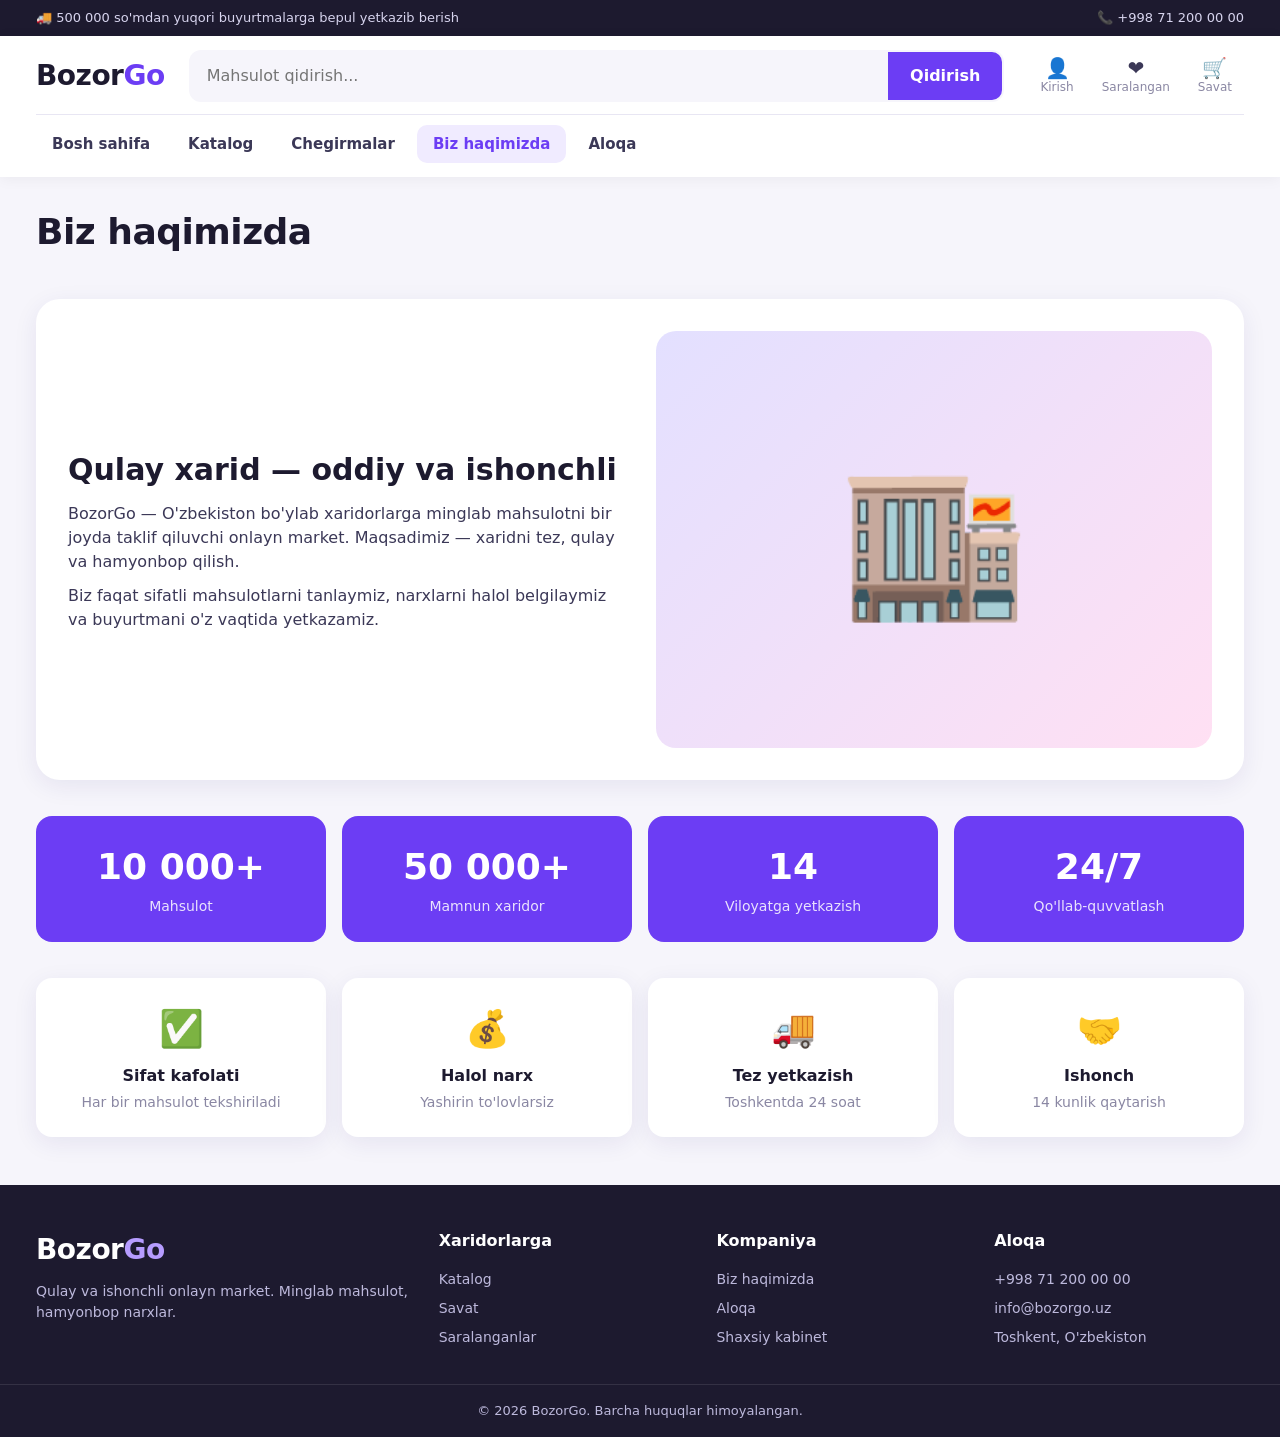
<file: about.html>
<!DOCTYPE html>
<html lang="uz">
<head>
  <meta charset="UTF-8">
  <meta name="viewport" content="width=device-width, initial-scale=1">
  <title>Biz haqimizda — BozorGo</title>
  <link rel="stylesheet" href="style.css">
</head>
<body data-page="about">
  <div id="site-header"></div>
  <main>
    <div class="container">
      <div class="page-head"><h1>Biz haqimizda</h1></div>
      <section class="section">
        <div class="about-grid">
          <div>
            <h2>Qulay xarid — oddiy va ishonchli</h2>
            <p>BozorGo — O'zbekiston bo'ylab xaridorlarga minglab mahsulotni bir joyda taklif qiluvchi onlayn market. Maqsadimiz — xaridni tez, qulay va hamyonbop qilish.</p>
            <p>Biz faqat sifatli mahsulotlarni tanlaymiz, narxlarni halol belgilaymiz va buyurtmani o'z vaqtida yetkazamiz.</p>
          </div>
          <div class="about-art" aria-hidden="true">🏬</div>
        </div>
      </section>
      <section class="section"><div class="numbers">
        <div class="num"><b>10 000+</b><span>Mahsulot</span></div>
        <div class="num"><b>50 000+</b><span>Mamnun xaridor</span></div>
        <div class="num"><b>14</b><span>Viloyatga yetkazish</span></div>
        <div class="num"><b>24/7</b><span>Qo'llab-quvvatlash</span></div>
      </div></section>
      <section class="section"><div class="perks">
        <div class="perk"><span>✅</span><h4>Sifat kafolati</h4><p>Har bir mahsulot tekshiriladi</p></div>
        <div class="perk"><span>💰</span><h4>Halol narx</h4><p>Yashirin to'lovlarsiz</p></div>
        <div class="perk"><span>🚚</span><h4>Tez yetkazish</h4><p>Toshkentda 24 soat</p></div>
        <div class="perk"><span>🤝</span><h4>Ishonch</h4><p>14 kunlik qaytarish</p></div>
      </div></section>
    </div>
  </main>
  <div id="site-footer"></div>
  <script src="products.js"></script>
  <script src="app.js"></script>
</body>
</html>
</file>
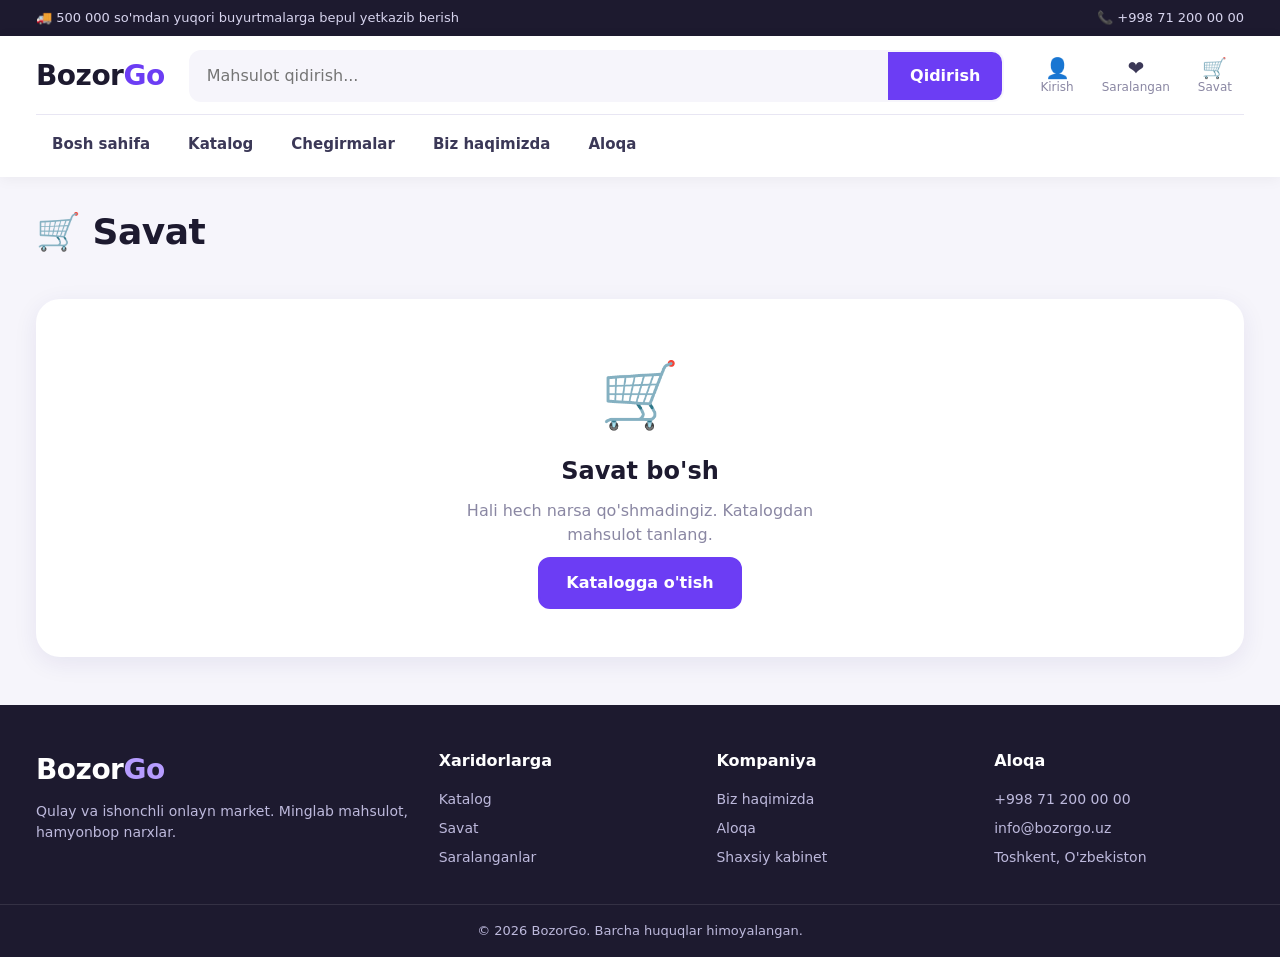
<file: cart.html>
<!DOCTYPE html>
<html lang="uz">
<head>
  <meta charset="UTF-8">
  <meta name="viewport" content="width=device-width, initial-scale=1">
  <title>Savat — BozorGo</title>
  <link rel="stylesheet" href="style.css">
</head>
<body data-page="cart">
  <div id="site-header"></div>
  <main>
    <div class="container">
      <div class="page-head"><h1>🛒 Savat</h1></div>
      <div class="section" id="cartbox"></div>
    </div>
  </main>
  <div id="site-footer"></div>
  <script src="products.js"></script>
  <script src="app.js"></script>
</body>
</html>
</file>
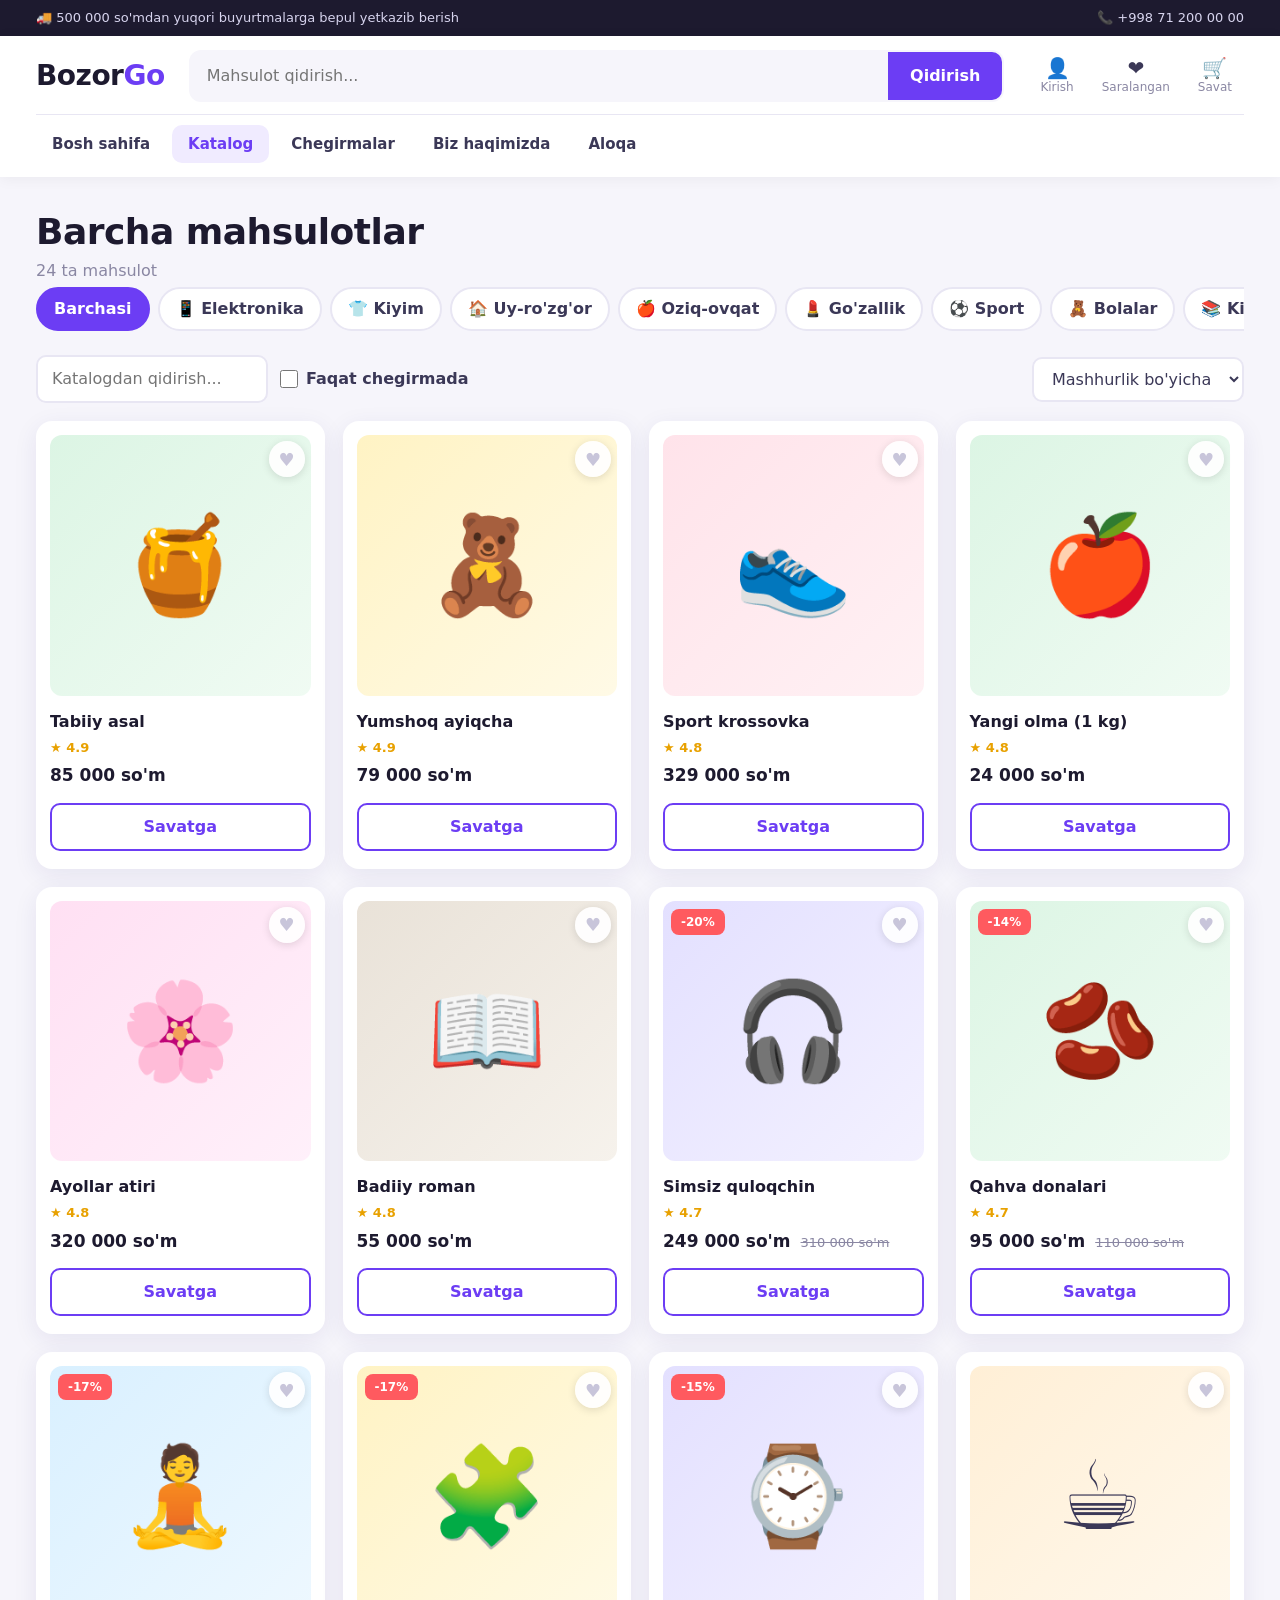
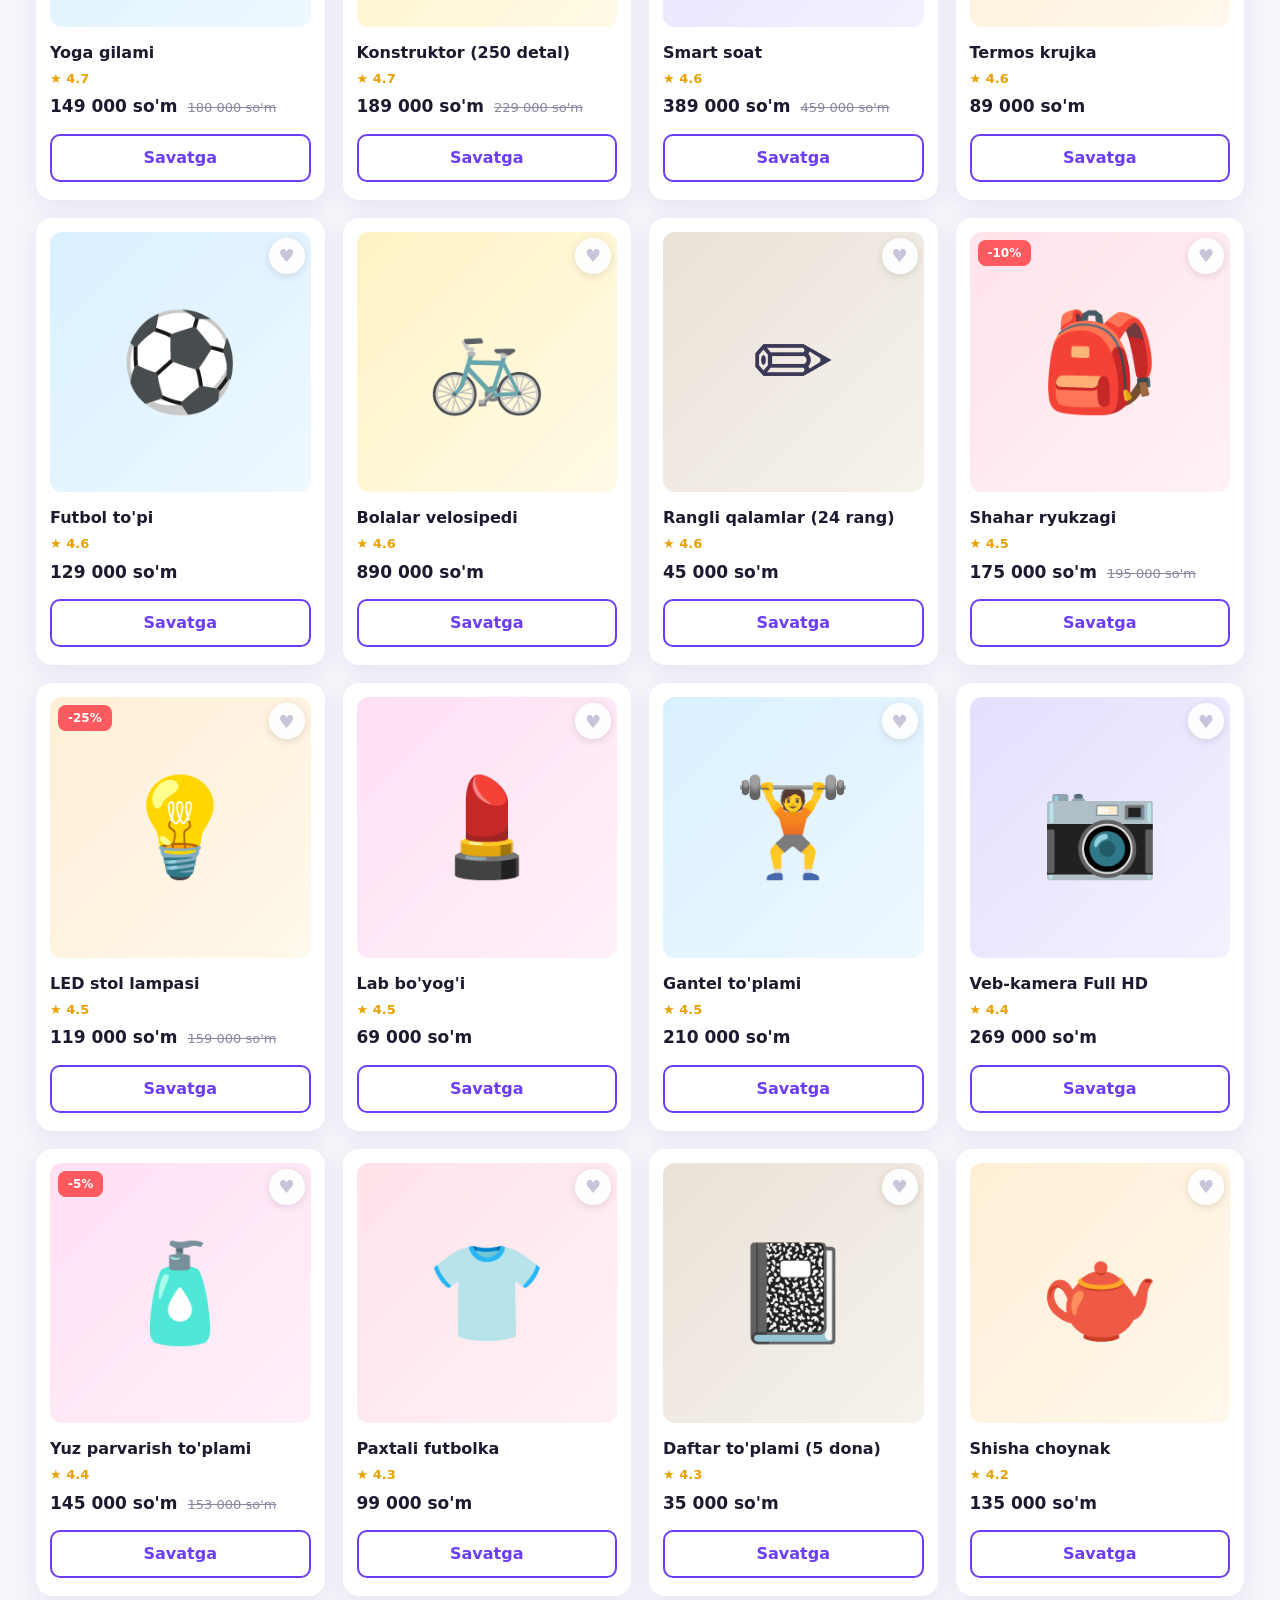
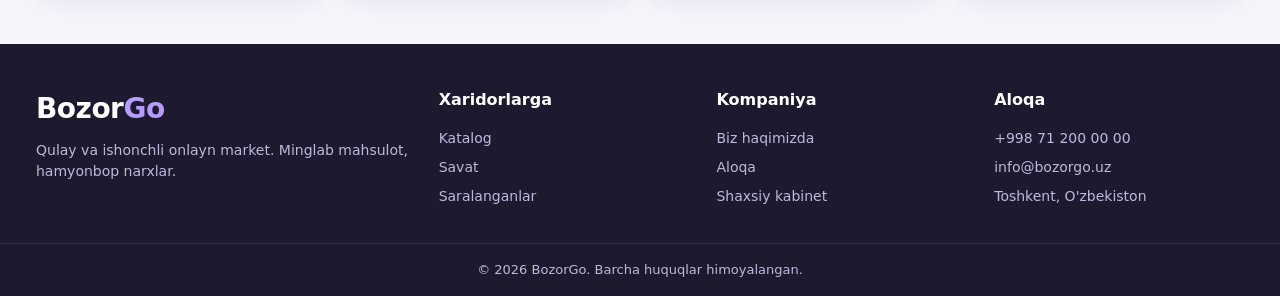
<file: catalog.html>
<!DOCTYPE html>
<html lang="uz">
<head>
  <meta charset="UTF-8">
  <meta name="viewport" content="width=device-width, initial-scale=1">
  <title>Katalog — BozorGo</title>
  <link rel="stylesheet" href="style.css">
</head>
<body data-page="catalog">
  <div id="site-header"></div>
  <main>
    <div class="container">
      <div class="page-head"><h1 id="ctitle">Katalog</h1><p id="count"></p></div>
      <div class="chips" id="chips"></div>
      <div class="toolbar">
        <div class="toolbar__l">
          <input type="search" id="csearch" placeholder="Katalogdan qidirish..." aria-label="Qidirish">
          <label class="check"><input type="checkbox" id="sale"> Faqat chegirmada</label>
        </div>
        <div class="toolbar__r">
          <select id="sort" aria-label="Saralash">
            <option value="pop">Mashhurlik bo'yicha</option>
            <option value="cheap">Avval arzonlari</option>
            <option value="exp">Avval qimmatlari</option>
            <option value="new">Yangilari</option>
          </select>
        </div>
      </div>
      <div class="grid" id="list"></div>
    </div>
  </main>
  <div id="site-footer"></div>
  <script src="products.js"></script>
  <script src="app.js"></script>
</body>
</html>
</file>
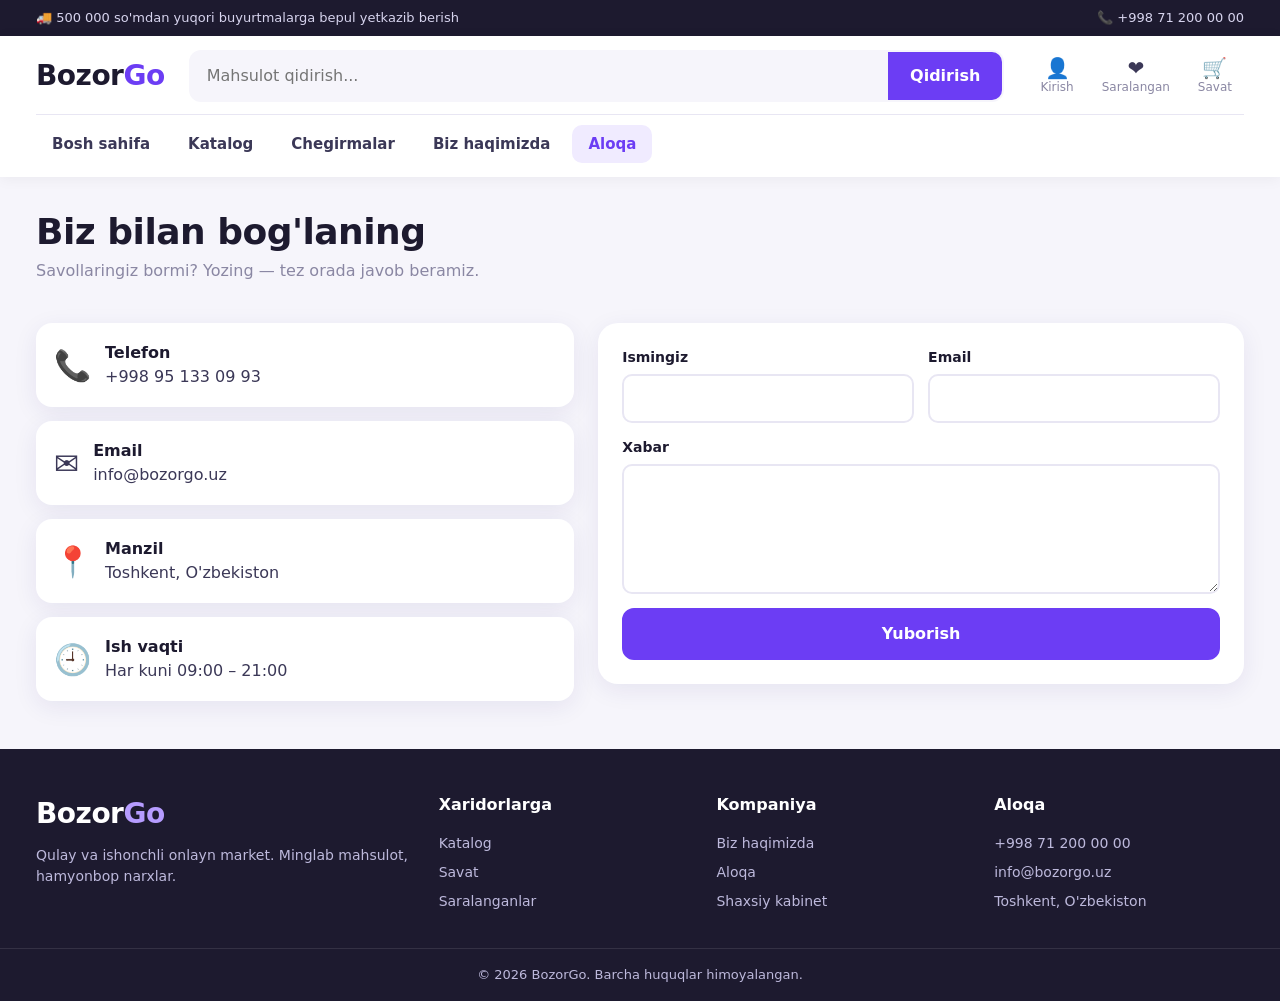
<file: contact.html>
<!DOCTYPE html>
<html lang="uz">
<head>
  <meta charset="UTF-8">
  <meta name="viewport" content="width=device-width, initial-scale=1">
  <title>Aloqa — BozorGo</title>
  <link rel="stylesheet" href="style.css">
</head>
<body data-page="contact">
  <div id="site-header"></div>
  <main>
    <div class="container">
      <div class="page-head"><h1>Biz bilan bog'laning</h1><p>Savollaringiz bormi? Yozing — tez orada javob beramiz.</p></div>
      <section class="section">
        <div class="contact-grid">
          <div class="contact-info">
            <div class="info-card"><span>📞</span><div><b>Telefon</b><a href="tel:+998951330993">+998 95 133 09 93</a></div></div>
            <div class="info-card"><span>✉️</span><div><b>Email</b><a href="mailto:info@mustaforasulov52@gmail.com">info@bozorgo.uz</a></div></div>
            <div class="info-card"><span>📍</span><div><b>Manzil</b>Toshkent, O'zbekiston</div></div>
            <div class="info-card"><span>🕘</span><div><b>Ish vaqti</b>Har kuni 09:00 – 21:00</div></div>
          </div>
          <form class="form" id="contactForm">
            <div class="form__grid">
              <label class="field"><span>Ismingiz</span><input name="name" required></label>
              <label class="field"><span>Email</span><input name="email" type="email" required></label>
              <label class="field full"><span>Xabar</span><textarea name="msg" required></textarea></label>
            </div>
            <button class="btn btn--block" type="submit">Yuborish</button>
          </form>
        </div>
      </section>
    </div>
  </main>
  <div id="site-footer"></div>
  <script src="products.js"></script>
  <script src="app.js"></script>
</body>
</html>
</file>
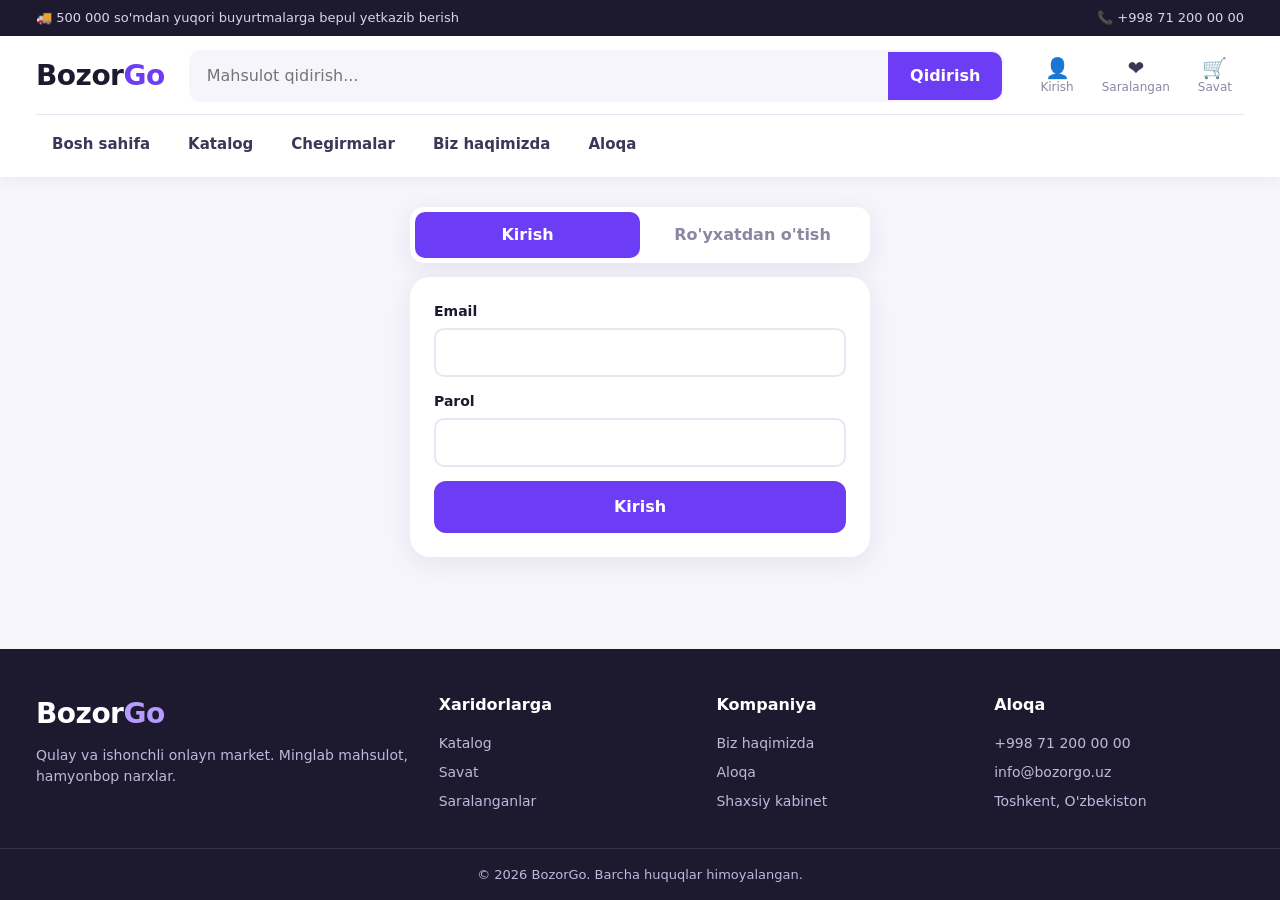
<file: login.html>
<!DOCTYPE html>
<html lang="uz">
<head>
  <meta charset="UTF-8">
  <meta name="viewport" content="width=device-width, initial-scale=1">
  <title>Kirish — BozorGo</title>
  <link rel="stylesheet" href="style.css">
</head>
<body data-page="login">
  <div id="site-header"></div>
  <main>
    <div class="container">
      <div class="auth" id="authbox"></div>
    </div>
  </main>
  <div id="site-footer"></div>
  <script src="products.js"></script>
  <script src="app.js"></script>
</body>
</html>
</file>
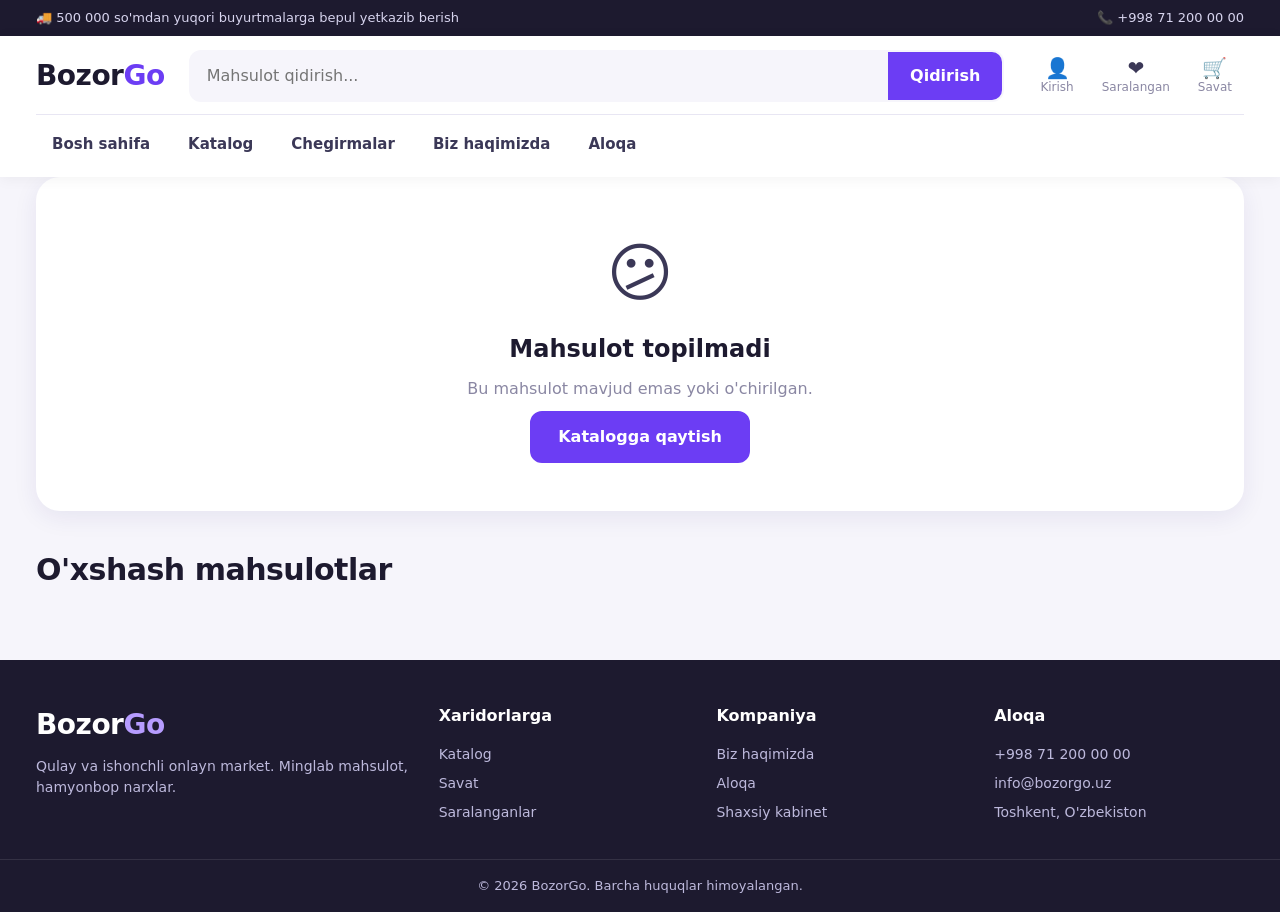
<file: product.html>
<!DOCTYPE html>
<html lang="uz">
<head>
  <meta charset="UTF-8">
  <meta name="viewport" content="width=device-width, initial-scale=1">
  <title>Mahsulot — BozorGo</title>
  <link rel="stylesheet" href="style.css">
</head>
<body data-page="product">
  <div id="site-header"></div>
  <main>
    <div class="container">
      <div id="pdetail"></div>
      <section class="section">
        <h2 class="title">O'xshash mahsulotlar</h2>
        <div class="grid" id="related"></div>
      </section>
    </div>
  </main>
  <div id="site-footer"></div>
  <script src="products.js"></script>
  <script src="app.js"></script>
</body>
</html>
</file>
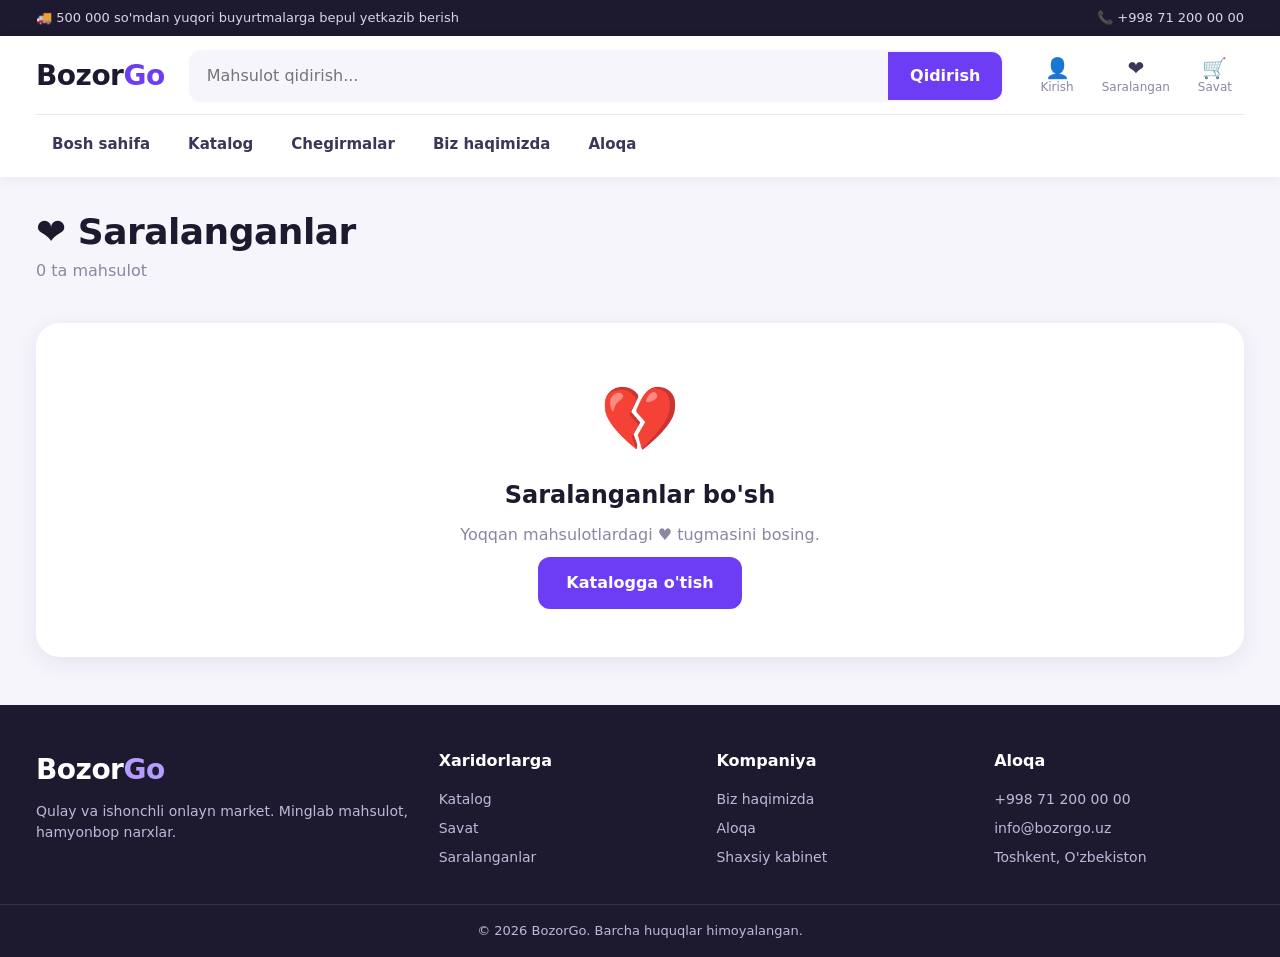
<file: wishlist.html>
<!DOCTYPE html>
<html lang="uz">
<head>
  <meta charset="UTF-8">
  <meta name="viewport" content="width=device-width, initial-scale=1">
  <title>Saralanganlar — BozorGo</title>
  <link rel="stylesheet" href="style.css">
</head>
<body data-page="wishlist">
  <div id="site-header"></div>
  <main>
    <div class="container">
      <div class="page-head"><h1>❤️ Saralanganlar</h1><p id="wcount"></p></div>
      <div class="section"><div class="grid" id="wlist"></div></div>
    </div>
  </main>
  <div id="site-footer"></div>
  <script src="products.js"></script>
  <script src="app.js"></script>
</body>
</html>
</file>
<file: style.css>
/* ===== Reset & o'zgaruvchilar ===== */
*,*::before,*::after{box-sizing:border-box;margin:0;padding:0}
:root{
  --primary:#6c3df4;--primary-dark:#5628d6;--accent:#ff5a5f;--ok:#12a36a;
  --dark:#1d1a2f;--text:#3b3857;--muted:#8a87a3;--bg:#f6f5fb;--white:#fff;--line:#e8e6f3;
  --radius:16px;--shadow:0 6px 24px rgba(40,20,110,.08);
}
html{scroll-behavior:smooth;-webkit-text-size-adjust:100%}
body{font-family:system-ui,-apple-system,"Segoe UI",Roboto,Arial,sans-serif;background:var(--bg);color:var(--text);line-height:1.5;overflow-x:hidden;min-height:100vh;display:flex;flex-direction:column}
main{flex:1}
img{max-width:100%;display:block}
a{color:inherit;text-decoration:none}
button,input,select,textarea{font:inherit;color:inherit}
button{cursor:pointer}
[hidden]{display:none!important}
.container{width:100%;max-width:1240px;margin:0 auto;padding:0 16px}
.muted{color:var(--muted);font-size:14px}

/* ===== Tugmalar ===== */
.btn{display:inline-block;background:var(--primary);color:#fff;border:2px solid var(--primary);padding:12px 26px;border-radius:12px;font-weight:600;text-align:center;transition:.2s}
.btn:hover{background:var(--primary-dark);border-color:var(--primary-dark);transform:translateY(-2px)}
.btn--light{background:#fff;color:var(--primary);border-color:#fff}
.btn--light:hover{background:#f0ebff;border-color:#f0ebff}
.btn--ghost{background:transparent;color:var(--primary)}
.btn--ghost:hover{background:#f0ebff;color:var(--primary-dark)}
.btn--block{display:block;width:100%}
.btn--sm{padding:10px 16px}
.link-btn{background:none;border:0;color:var(--accent);font-weight:600;padding:8px 0;margin-top:6px}

/* ===== Topbar & Header ===== */
.topbar{background:var(--dark);color:#d7d4ee;font-size:13px}
.topbar__in{display:flex;justify-content:space-between;gap:12px;padding-top:8px;padding-bottom:8px}
.header{background:var(--white);position:sticky;top:0;z-index:50;box-shadow:0 2px 14px rgba(0,0,0,.05)}
.header__in{display:grid;grid-template-columns:auto 1fr auto;align-items:center;gap:12px 24px;padding-top:14px;padding-bottom:14px}
.logo{font-size:28px;font-weight:800;color:var(--dark);letter-spacing:-.5px}
.logo b{color:var(--primary)}
.logo--w{color:#fff}.logo--w b{color:#b69cff}
.search{display:flex;background:var(--bg);border-radius:12px;overflow:hidden;border:2px solid transparent;transition:.2s;min-width:0}
.search:focus-within{border-color:var(--primary);background:#fff}
.search input{flex:1;min-width:0;border:0;background:transparent;padding:12px 16px;outline:0}
.search button{border:0;background:var(--primary);color:#fff;padding:0 22px;font-weight:600}
.search button:hover{background:var(--primary-dark)}
.actions{display:flex;gap:4px}
.action{position:relative;display:flex;flex-direction:column;align-items:center;padding:6px 12px;border-radius:10px;font-size:20px;line-height:1.2}
.action small{font-size:12px;color:var(--muted);max-width:70px;overflow:hidden;text-overflow:ellipsis;white-space:nowrap}
.action:hover{background:var(--bg)}
.badge{position:absolute;top:0;right:6px;min-width:18px;height:18px;padding:0 5px;border-radius:9px;background:var(--accent);color:#fff;font-style:normal;font-size:11px;font-weight:700;display:flex;align-items:center;justify-content:center}
.menu{grid-column:1/-1;display:flex;gap:6px;flex-wrap:wrap;border-top:1px solid var(--line);padding-top:10px}
.menu a{padding:8px 16px;border-radius:10px;font-weight:600;font-size:15px}
.menu a:hover,.menu a.active{background:#f0ebff;color:var(--primary)}
.burger{display:none;width:44px;height:44px;border:0;border-radius:10px;flex-direction:column;justify-content:center;align-items:center;gap:5px;background:var(--bg)}
.burger span{display:block;width:22px;height:2px;background:var(--dark);border-radius:2px;transition:.25s}
.burger.open span:nth-child(1){transform:translateY(7px) rotate(45deg)}
.burger.open span:nth-child(2){opacity:0}
.burger.open span:nth-child(3){transform:translateY(-7px) rotate(-45deg)}

/* ===== Hero ===== */
.hero{background:linear-gradient(135deg,#6c3df4 0%,#9b6bff 60%,#ff7eb3 130%);color:#fff;margin:20px 16px 0;border-radius:24px;overflow:hidden}
@media(min-width:1272px){.hero{margin:20px auto 0;max-width:1208px}}
.hero__in{display:flex;align-items:center;justify-content:space-between;gap:24px;padding-top:56px;padding-bottom:56px}
.hero__text{max-width:560px}
.tag{display:inline-block;background:rgba(255,255,255,.2);padding:6px 14px;border-radius:20px;font-size:13px;font-weight:600;margin-bottom:16px}
.hero h1{font-size:clamp(28px,5vw,52px);line-height:1.1;margin-bottom:16px;letter-spacing:-1px}
.hero p{font-size:clamp(15px,2vw,18px);opacity:.92;margin-bottom:26px}
.hero__art{font-size:clamp(100px,18vw,220px);line-height:1;filter:drop-shadow(0 20px 30px rgba(0,0,0,.25));animation:float 4s ease-in-out infinite}
@keyframes float{50%{transform:translateY(-14px)}}

/* ===== Bo'limlar ===== */
.section{padding:36px 0 0}
.section__head{display:flex;justify-content:space-between;align-items:end;gap:12px;margin-bottom:20px}
.section__head .title{margin:0}
.more{color:var(--primary);font-weight:600;white-space:nowrap}
.title{font-size:clamp(22px,3vw,30px);color:var(--dark);margin-bottom:20px;letter-spacing:-.5px}
.page-head{padding:28px 0 4px}
.page-head h1{font-size:clamp(24px,4vw,36px);color:var(--dark);letter-spacing:-.5px}
.page-head p{color:var(--muted)}

.cats{display:grid;grid-template-columns:repeat(8,1fr);gap:14px}
.cat{background:#fff;border-radius:var(--radius);padding:20px 8px;text-align:center;font-weight:600;font-size:14px;box-shadow:var(--shadow);transition:.2s}
.cat span{display:block;font-size:34px;margin-bottom:8px}
.cat:hover{transform:translateY(-4px);color:var(--primary)}

.promos{display:grid;grid-template-columns:1fr 1fr;gap:18px}
.promo{border-radius:20px;padding:32px;color:#fff}
.promo h3{font-size:clamp(20px,2.6vw,30px);margin-bottom:6px}
.promo p{margin-bottom:18px;opacity:.9}
.promo--a{background:linear-gradient(120deg,#ff5a5f,#ff9966)}
.promo--b{background:linear-gradient(120deg,#17b3a3,#5ad1a0)}

/* ===== Mahsulot kartalari ===== */
.grid{display:grid;grid-template-columns:repeat(4,1fr);gap:18px}
.card{position:relative;background:#fff;border-radius:var(--radius);padding:14px 14px 18px;box-shadow:var(--shadow);display:flex;flex-direction:column;transition:.25s;min-width:0}
.card:hover{transform:translateY(-6px);box-shadow:0 14px 34px rgba(40,20,110,.15)}
.card__img{aspect-ratio:1/1;border-radius:12px;display:flex;align-items:center;justify-content:center;font-size:clamp(56px,9vw,96px);margin-bottom:14px;transition:.25s}
.card:hover .card__img{transform:scale(1.03)}
.card h3{font-size:16px;color:var(--dark);margin-bottom:4px}
.card>a:nth-of-type(2){flex:1}
.rate{font-size:13px;color:#e8a100;font-weight:600;margin-bottom:6px}
.rate .muted{font-weight:400}
.sale{position:absolute;top:22px;left:22px;background:var(--accent);color:#fff;font-size:12px;font-weight:700;padding:4px 10px;border-radius:8px;z-index:2}
.heart{position:absolute;top:20px;right:20px;width:36px;height:36px;border-radius:50%;border:0;background:rgba(255,255,255,.92);color:#c8c5da;font-size:18px;box-shadow:0 2px 8px rgba(0,0,0,.12);z-index:2;transition:.2s}
.heart:hover{transform:scale(1.12)}
.heart.on{color:var(--accent)}
.price{display:flex;align-items:baseline;flex-wrap:wrap;gap:4px 10px;margin-bottom:14px}
.price b{font-size:17px;color:var(--dark)}
.price s{color:var(--muted);font-size:13px}
.price.big b{font-size:28px}
.price.big s{font-size:16px}
.buy{border:2px solid var(--primary);background:transparent;color:var(--primary);padding:10px;border-radius:10px;font-weight:700;transition:.2s}
.buy:hover{background:var(--primary);color:#fff}

/* kategoriya ranglari */
.c-elektronika{background:linear-gradient(135deg,#e3e0ff,#f3f1ff)}
.c-kiyim{background:linear-gradient(135deg,#ffe3ea,#fff1f4)}
.c-uy{background:linear-gradient(135deg,#ffefd6,#fff8ec)}
.c-oziq{background:linear-gradient(135deg,#dcf5e4,#f0fbf3)}
.c-goz{background:linear-gradient(135deg,#ffe0f3,#fff0fa)}
.c-sport{background:linear-gradient(135deg,#d9f0ff,#eef8ff)}
.c-bolalar{background:linear-gradient(135deg,#fff3c4,#fffae6)}
.c-kitob{background:linear-gradient(135deg,#e9e2d8,#f6f2ec)}

/* ===== Afzalliklar & obuna ===== */
.perks{display:grid;grid-template-columns:repeat(4,1fr);gap:16px}
.perk{background:#fff;border-radius:var(--radius);padding:24px 16px;text-align:center;box-shadow:var(--shadow)}
.perk span{font-size:36px;display:block;margin-bottom:8px}
.perk h4{color:var(--dark);margin-bottom:4px}
.perk p{font-size:14px;color:var(--muted)}
.news{background:var(--dark);color:#fff;border-radius:24px;padding:36px;display:flex;align-items:center;justify-content:space-between;gap:24px}
.news h2{font-size:clamp(20px,3vw,28px);margin-bottom:6px}
.news p{color:#bdb9dc}
.news form{display:flex;gap:10px;flex:1;max-width:480px}
.news input{flex:1;min-width:0;border:0;border-radius:12px;padding:13px 16px;outline:0;color:var(--dark)}

/* ===== Katalog ===== */
.toolbar{display:flex;flex-wrap:wrap;gap:12px;align-items:center;justify-content:space-between;margin:18px 0}
.toolbar__l,.toolbar__r{display:flex;flex-wrap:wrap;gap:12px;align-items:center}
.toolbar input[type=search],.toolbar select{background:#fff;border:2px solid var(--line);border-radius:10px;padding:10px 14px;outline:0;min-width:0}
.toolbar input[type=search]:focus,.toolbar select:focus{border-color:var(--primary)}
.check{display:flex;align-items:center;gap:8px;font-weight:600;cursor:pointer}
.check input{width:18px;height:18px;accent-color:var(--primary)}
.chips{display:flex;gap:8px;overflow-x:auto;padding-bottom:6px;-webkit-overflow-scrolling:touch;scrollbar-width:thin}
.chip{flex:none;background:#fff;border:2px solid var(--line);border-radius:22px;padding:8px 16px;font-weight:600;transition:.2s;white-space:nowrap}
.chip:hover{border-color:var(--primary)}
.chip.active{background:var(--primary);border-color:var(--primary);color:#fff}

/* ===== Mahsulot sahifasi ===== */
.crumbs{font-size:14px;color:var(--muted);padding:20px 0 14px}
.crumbs a:hover{color:var(--primary)}
.pd{display:grid;grid-template-columns:1fr 1fr;gap:32px;background:#fff;border-radius:24px;padding:28px;box-shadow:var(--shadow)}
.pd__img{position:relative;aspect-ratio:1/1;border-radius:18px;display:flex;align-items:center;justify-content:center;font-size:clamp(110px,22vw,230px)}
.pd__img .sale{top:16px;left:16px;font-size:14px;padding:6px 12px}
.pd__info h1{font-size:clamp(24px,3.4vw,34px);color:var(--dark);line-height:1.2;margin-bottom:8px}
.pd__desc{margin:6px 0 16px}
.specs{list-style:none;display:grid;grid-template-columns:1fr 1fr;gap:8px;margin-bottom:20px}
.specs li{background:var(--bg);border-radius:10px;padding:8px 12px;font-size:14px}
.pd__buy{display:flex;flex-wrap:wrap;gap:12px;align-items:center;margin-bottom:18px}
.heart-btn.on{background:#ffe9ea;color:var(--accent);border-color:var(--accent)}
.info-list{list-style:none;display:grid;gap:6px;font-size:14px;color:var(--muted)}
.qty{display:inline-flex;align-items:center;border:2px solid var(--line);border-radius:12px;overflow:hidden;background:#fff}
.qty button{width:42px;height:44px;border:0;background:transparent;font-size:20px;font-weight:700}
.qty button:hover{background:var(--bg)}
.qty span{min-width:38px;text-align:center;font-weight:700}
.qty--sm button{width:34px;height:36px}

/* ===== Savat ===== */
.cart-layout{display:grid;grid-template-columns:minmax(0,1fr) 360px;gap:24px;align-items:start}
.cart-list{background:#fff;border-radius:20px;padding:8px 20px 16px;box-shadow:var(--shadow)}
.crow{display:grid;grid-template-columns:72px minmax(0,1fr) auto auto 32px;gap:14px;align-items:center;padding:14px 0;border-bottom:1px solid var(--line)}
.crow__img{width:72px;height:72px;border-radius:12px;display:flex;align-items:center;justify-content:center;font-size:38px}
.crow__info h3{font-size:16px;color:var(--dark)}
.crow__sum{min-width:110px;text-align:right;color:var(--dark)}
.crow__del{width:32px;height:32px;border:0;border-radius:50%;background:var(--bg);color:var(--muted)}
.crow__del:hover{background:#ffe9ea;color:var(--accent)}
.summary{position:sticky;top:130px;background:#fff;border-radius:20px;padding:22px;box-shadow:var(--shadow)}
.summary h3{color:var(--dark);margin-bottom:12px}
.srow{display:flex;justify-content:space-between;gap:10px;padding:8px 0;font-size:15px}
.srow.ok{color:var(--ok)}
.srow.total{border-top:2px dashed var(--line);margin-top:6px;padding-top:14px;font-size:19px;color:var(--dark)}
.promo-form{display:flex;gap:8px;margin:14px 0}
.promo-form input{flex:1;min-width:0;border:2px solid var(--line);border-radius:10px;padding:10px 12px;outline:0;text-transform:uppercase}
.promo-form input:focus{border-color:var(--primary)}
.checkout{margin-top:24px}

/* ===== Formalar ===== */
.form{background:#fff;border-radius:20px;padding:24px;box-shadow:var(--shadow);display:grid;gap:14px}
.form h2{color:var(--dark);font-size:22px}
.form__grid{display:grid;grid-template-columns:1fr 1fr;gap:14px}
.field{display:grid;gap:6px;font-size:14px;font-weight:600;color:var(--dark)}
.field.full{grid-column:1/-1}
.field input,.field select,.field textarea{width:100%;border:2px solid var(--line);border-radius:10px;padding:12px 14px;outline:0;background:#fff;font-weight:400}
.field textarea{min-height:130px;resize:vertical}
.field input:focus,.field select:focus,.field textarea:focus{border-color:var(--primary)}

/* ===== Auth ===== */
.auth{max-width:460px;margin:30px auto 0}
.tabs{display:grid;grid-template-columns:1fr 1fr;background:#fff;border-radius:14px;padding:5px;margin-bottom:14px;box-shadow:var(--shadow)}
.tab{border:0;background:transparent;padding:11px;border-radius:10px;font-weight:700;color:var(--muted)}
.tab.active{background:var(--primary);color:#fff}
.msg{color:var(--accent);font-weight:600;margin-top:12px;min-height:22px;text-align:center}
.profile{background:#fff;border-radius:24px;padding:32px 24px;text-align:center;box-shadow:var(--shadow);display:grid;gap:12px}
.avatar{width:84px;height:84px;margin:0 auto;border-radius:50%;background:linear-gradient(135deg,var(--primary),#ff7eb3);color:#fff;font-size:36px;font-weight:800;display:flex;align-items:center;justify-content:center}
.profile h2{color:var(--dark)}
.stats{display:grid;grid-template-columns:repeat(3,1fr);gap:10px;margin:6px 0}
.stats div{background:var(--bg);border-radius:12px;padding:12px 4px}
.stats b{display:block;font-size:22px;color:var(--dark)}
.stats span{font-size:12px;color:var(--muted)}

/* ===== Biz haqimizda / Aloqa ===== */
.about-grid{display:grid;grid-template-columns:1fr 1fr;gap:32px;align-items:center;background:#fff;border-radius:24px;padding:32px;box-shadow:var(--shadow)}
.about-grid h2{color:var(--dark);margin-bottom:10px;font-size:clamp(22px,3vw,30px)}
.about-grid p+p{margin-top:10px}
.about-art{aspect-ratio:4/3;border-radius:20px;background:linear-gradient(135deg,#e3e0ff,#ffe0f3);display:flex;align-items:center;justify-content:center;font-size:clamp(80px,14vw,150px)}
.numbers{display:grid;grid-template-columns:repeat(4,1fr);gap:16px}
.num{background:var(--primary);color:#fff;border-radius:var(--radius);padding:24px 12px;text-align:center}
.num b{display:block;font-size:clamp(24px,4vw,36px)}
.num span{font-size:14px;opacity:.85}
.contact-grid{display:grid;grid-template-columns:1fr 1.2fr;gap:24px;align-items:start}
.contact-info{display:grid;gap:14px}
.info-card{background:#fff;border-radius:var(--radius);padding:18px;box-shadow:var(--shadow);display:flex;gap:14px;align-items:center}
.info-card span{font-size:30px}
.info-card b{display:block;color:var(--dark)}

/* ===== Bo'sh holat ===== */
.empty{background:#fff;border-radius:24px;padding:48px 20px;text-align:center;box-shadow:var(--shadow);display:grid;gap:10px;justify-items:center}
.empty span{font-size:64px}
.empty h2{color:var(--dark)}
.empty p{color:var(--muted);max-width:420px}

/* ===== Toast ===== */
.toast{position:fixed;left:50%;bottom:24px;transform:translate(-50%,30px);background:var(--dark);color:#fff;padding:12px 20px;border-radius:12px;font-weight:600;font-size:14px;box-shadow:0 10px 30px rgba(0,0,0,.25);opacity:0;pointer-events:none;transition:.3s;z-index:100;max-width:calc(100vw - 32px);text-align:center}
.toast.show{opacity:1;transform:translate(-50%,0)}

/* ===== Footer ===== */
.footer{background:var(--dark);color:#bdb9dc;margin-top:48px;padding-top:44px}
.footer__in{display:grid;grid-template-columns:1.5fr 1fr 1fr 1fr;gap:28px;padding-bottom:32px}
.footer h4{color:#fff;margin-bottom:12px}
.footer a:not(.logo),.footer span{display:block;padding:4px 0;font-size:14px}
.footer a:not(.logo):hover{color:#fff}
.footer p{margin-top:10px;font-size:14px}
.copy{border-top:1px solid rgba(255,255,255,.1);text-align:center;padding:16px;font-size:13px}

/* ===== Planshet ===== */
@media(max-width:1024px){
  .cats{grid-template-columns:repeat(4,1fr)}
  .grid{grid-template-columns:repeat(3,1fr)}
  .footer__in{grid-template-columns:1fr 1fr}
  .news{flex-direction:column;align-items:stretch}
  .news form{max-width:none}
  .cart-layout{grid-template-columns:minmax(0,1fr) 310px}
  .pd{gap:22px;padding:20px}
}

/* ===== Telefon ===== */
@media(max-width:768px){
  .hide-sm{display:none}
  .topbar{font-size:12px}
  .topbar__in{justify-content:center;text-align:center}
  .header__in{grid-template-columns:44px 1fr auto;gap:10px}
  .burger{display:flex}
  .logo{font-size:24px}
  .search{grid-column:1/-1;order:5}
  .actions{gap:0}
  .action small{display:none}
  .action{padding:6px 8px}
  .badge{right:2px}
  .menu{display:none;flex-direction:column;order:6}
  .menu.open{display:flex}
  .menu a{padding:12px 14px;background:var(--bg)}

  .hero{border-radius:18px}
  .hero__in{flex-direction:column-reverse;text-align:center;padding-top:32px;padding-bottom:36px}
  .cats{gap:10px}
  .cat{padding:14px 4px;font-size:12px}
  .cat span{font-size:28px}
  .promos{grid-template-columns:1fr}
  .promo{padding:24px}
  .grid{grid-template-columns:repeat(2,1fr);gap:12px}
  .card{padding:10px 10px 14px}
  .sale{top:16px;left:16px}
  .heart{top:14px;right:14px;width:32px;height:32px}
  .card h3{font-size:14px}
  .price b{font-size:15px}
  .perks,.numbers{grid-template-columns:repeat(2,1fr);gap:12px}
  .news{padding:24px 20px}
  .toolbar{flex-direction:column;align-items:stretch}
  .toolbar__l,.toolbar__r{width:100%}
  .toolbar input[type=search]{flex:1}
  .pd{grid-template-columns:minmax(0,1fr);border-radius:18px}
  .cart-layout{grid-template-columns:minmax(0,1fr)}
  .summary{position:static}
  .crow{grid-template-columns:64px minmax(0,1fr) auto 32px;grid-template-areas:"img info info del" "img qty sum sum";gap:8px 12px}
  .crow__img{grid-area:img;width:64px;height:64px;font-size:32px}
  .crow__info{grid-area:info}
  .crow .qty{grid-area:qty;justify-self:start}
  .crow__sum{grid-area:sum;text-align:right;min-width:0;align-self:center}
  .crow__del{grid-area:del}
  .about-grid,.contact-grid{grid-template-columns:minmax(0,1fr)}
  .about-grid{padding:20px}
  .form__grid{grid-template-columns:minmax(0,1fr)}
  .footer__in{grid-template-columns:1fr 1fr}
}

/* ===== Kichik telefonlar ===== */
@media(max-width:480px){
  .cats{grid-template-columns:repeat(2,1fr)}
  .cat{display:flex;align-items:center;gap:10px;padding:12px;text-align:left;font-size:14px}
  .cat span{margin:0;font-size:26px}
  .news form{flex-direction:column}
  .news .btn{width:100%}
  .footer__in{grid-template-columns:1fr}
  .search button{padding:0 14px}
  .specs{grid-template-columns:1fr}
  .pd__buy .btn{flex:1}
  .price.big b{font-size:24px}
}
@media(max-width:340px){
  .grid{grid-template-columns:1fr}
}

.cart-layout>*,.pd>*,.contact-grid>*,.about-grid>*,.form,.field{min-width:0}
.crow__sum{white-space:nowrap}
@media(max-width:480px){.crow__sum{font-size:15px}.summary{padding:18px}.cart-list{padding:4px 14px 14px}}
</file>
